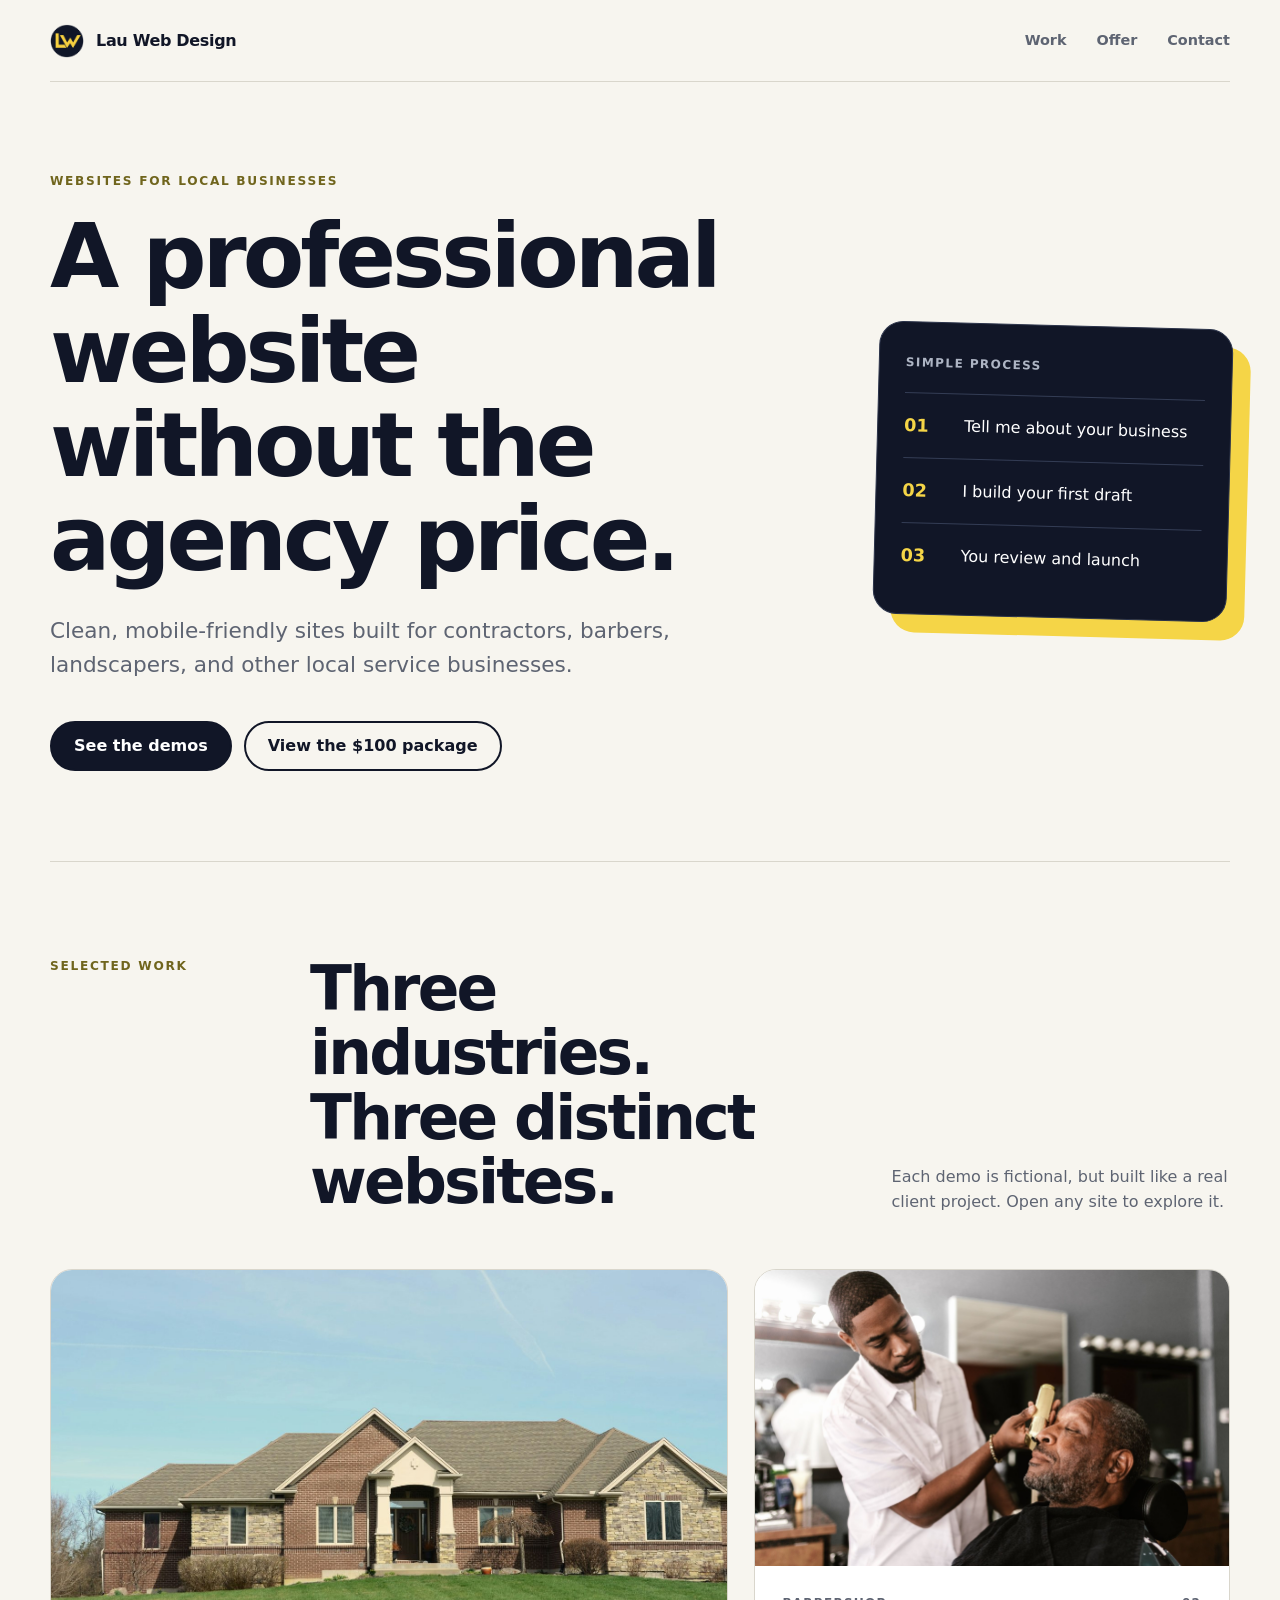
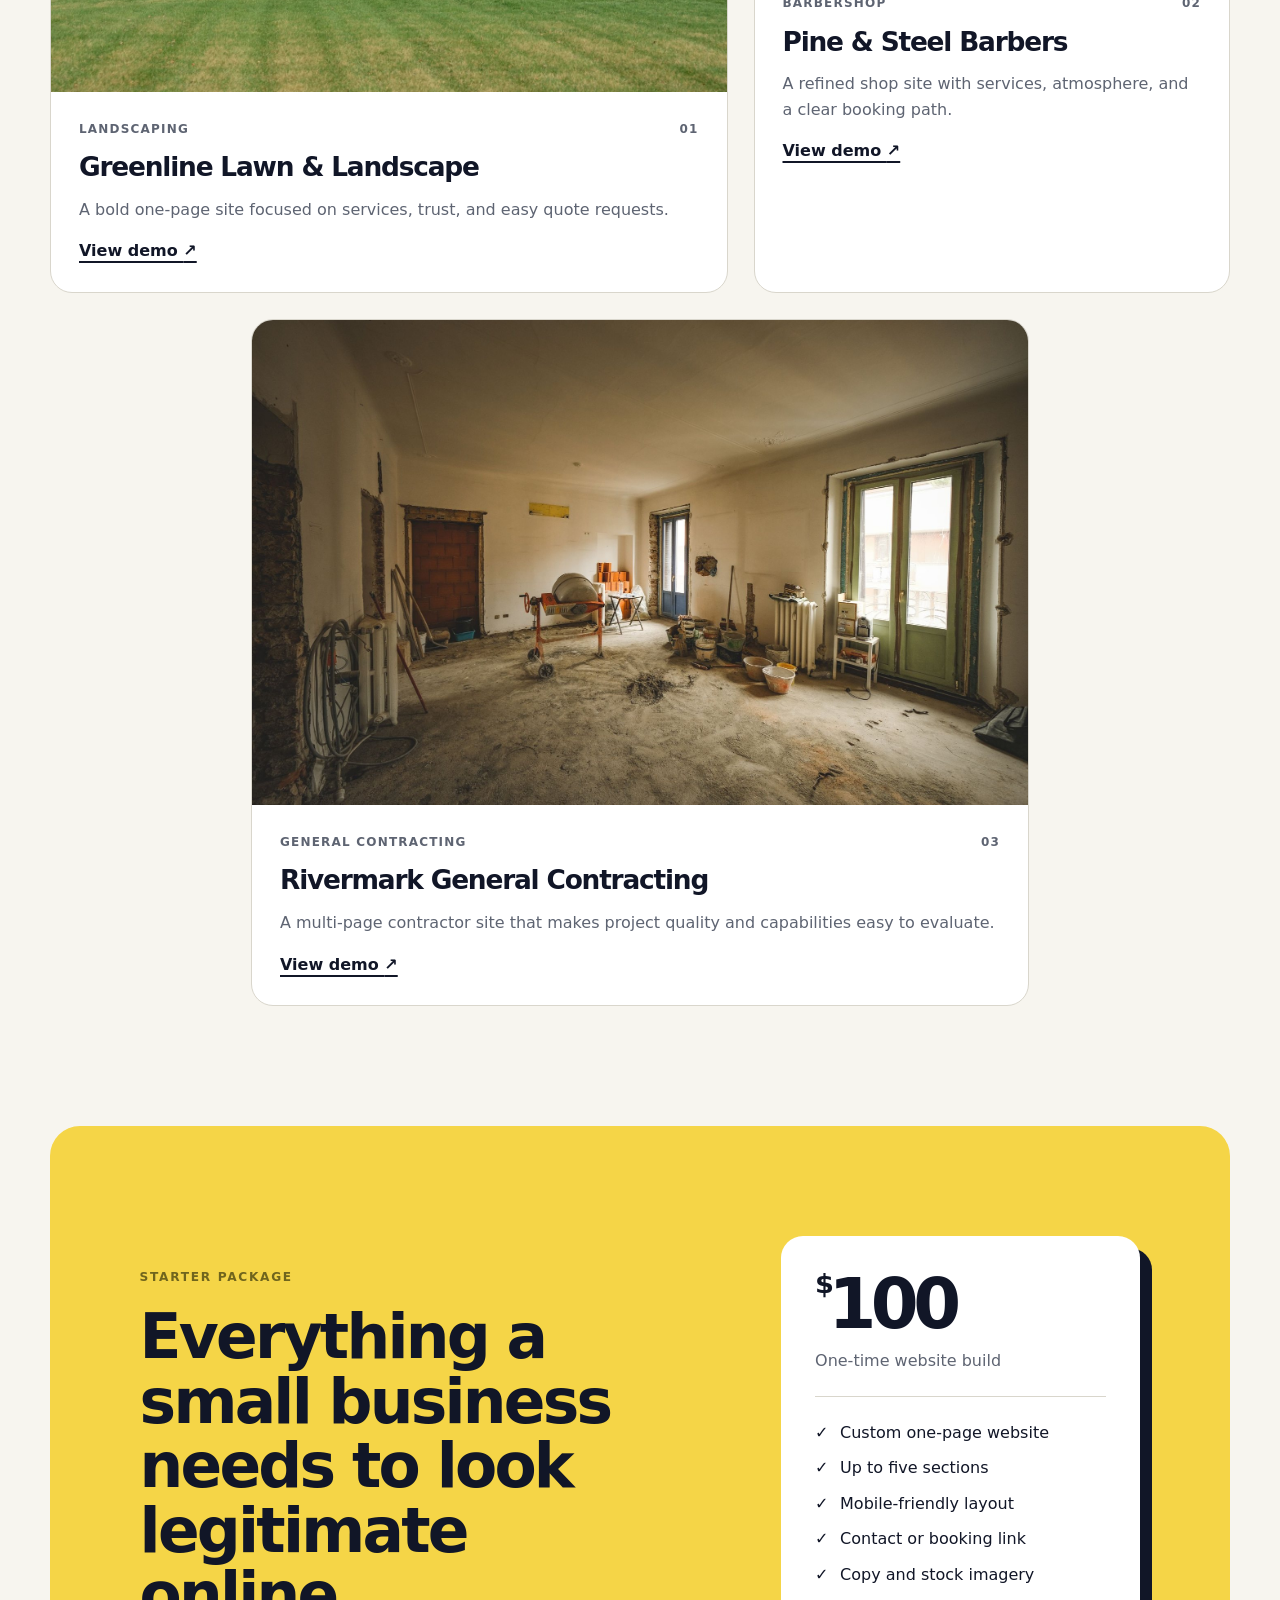
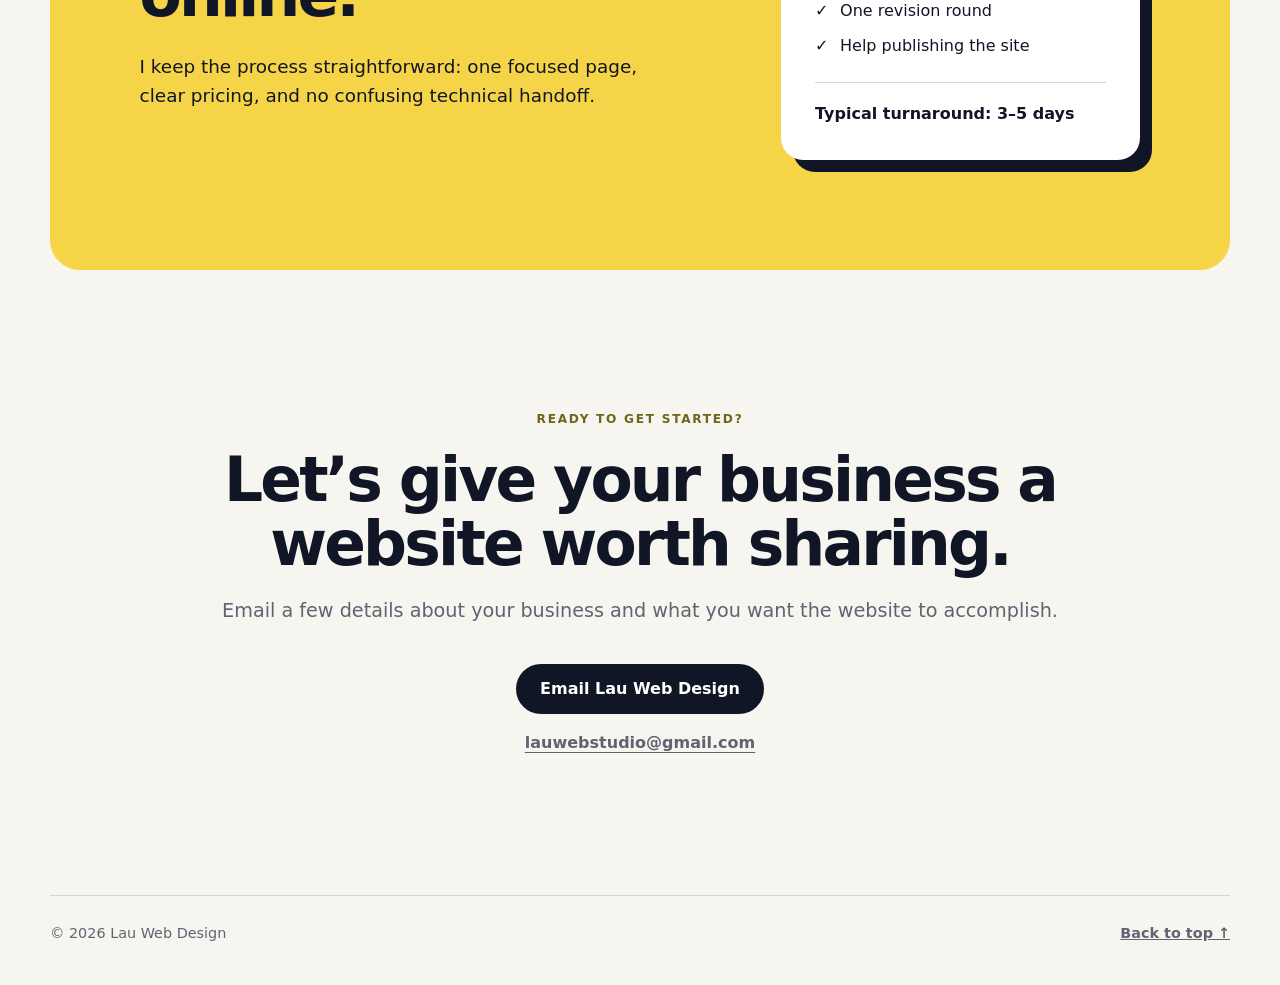
<file: index.html>
<!doctype html>
<html lang="en">
<head>
  <meta charset="utf-8">
  <meta name="viewport" content="width=device-width, initial-scale=1">
  <meta name="description" content="Affordable, polished websites for local service businesses.">
  <title>Lau Web Design | Websites for Local Businesses</title>
  <link rel="icon" type="image/png" href="lau-web-design-logo.png">
  <link rel="stylesheet" href="styles.css">
</head>
<body>
  <header class="site-header">
    <a class="brand" href="#top" aria-label="Lau Web Design home">
      <img class="brand-mark" src="lau-web-design-logo.png" alt="">
      <span>Lau Web Design</span>
    </a>
    <nav aria-label="Primary navigation">
      <a href="#work">Work</a>
      <a href="#offer">Offer</a>
      <a href="#contact">Contact</a>
    </nav>
  </header>

  <main id="top">
    <section class="hero" aria-labelledby="hero-title">
      <div class="hero-copy">
        <p class="eyebrow">Websites for local businesses</p>
        <h1 id="hero-title">A professional website without the agency price.</h1>
        <p class="hero-text">Clean, mobile-friendly sites built for contractors, barbers, landscapers, and other local service businesses.</p>
        <div class="hero-actions">
          <a class="button button-primary" href="#work">See the demos</a>
          <a class="button button-secondary" href="#offer">View the $100 package</a>
        </div>
      </div>
      <div class="hero-panel" aria-hidden="true">
        <span class="panel-label">Simple process</span>
        <ol>
          <li><strong>01</strong><span>Tell me about your business</span></li>
          <li><strong>02</strong><span>I build your first draft</span></li>
          <li><strong>03</strong><span>You review and launch</span></li>
        </ol>
      </div>
    </section>

    <section class="work" id="work" aria-labelledby="work-title">
      <div class="section-heading">
        <p class="eyebrow">Selected work</p>
        <h2 id="work-title">Three industries. Three distinct websites.</h2>
        <p>Each demo is fictional, but built like a real client project. Open any site to explore it.</p>
      </div>

      <div class="project-grid">
        <article class="project-card project-greenline">
          <a class="project-image" href="greenline/" aria-label="Open Greenline Lawn and Landscape demo">
            <img src="greenline/landscape.jpg" alt="Landscaped residential property with a green lawn">
          </a>
          <div class="project-body">
            <div><span class="project-type">Landscaping</span><span class="project-number">01</span></div>
            <h3>Greenline Lawn &amp; Landscape</h3>
            <p>A bold one-page site focused on services, trust, and easy quote requests.</p>
            <a class="text-link" href="greenline/">View demo <span aria-hidden="true">↗</span></a>
          </div>
        </article>

        <article class="project-card project-pine">
          <a class="project-image" href="pine-and-steel/" aria-label="Open Pine and Steel Barbers demo">
            <img src="pine-and-steel/hero-barber.jpg" alt="Barber carefully shaping a client's haircut">
          </a>
          <div class="project-body">
            <div><span class="project-type">Barbershop</span><span class="project-number">02</span></div>
            <h3>Pine &amp; Steel Barbers</h3>
            <p>A refined shop site with services, atmosphere, and a clear booking path.</p>
            <a class="text-link" href="pine-and-steel/">View demo <span aria-hidden="true">↗</span></a>
          </div>
        </article>

        <article class="project-card project-rivermark">
          <a class="project-image" href="rivermark/" aria-label="Open Rivermark General Contracting demo">
            <img src="rivermark/images/hero.jpg" alt="Bright, professionally renovated home interior">
          </a>
          <div class="project-body">
            <div><span class="project-type">General contracting</span><span class="project-number">03</span></div>
            <h3>Rivermark General Contracting</h3>
            <p>A multi-page contractor site that makes project quality and capabilities easy to evaluate.</p>
            <a class="text-link" href="rivermark/">View demo <span aria-hidden="true">↗</span></a>
          </div>
        </article>
      </div>
    </section>

    <section class="offer" id="offer" aria-labelledby="offer-title">
      <div class="offer-copy">
        <p class="eyebrow">Starter package</p>
        <h2 id="offer-title">Everything a small business needs to look legitimate online.</h2>
        <p>I keep the process straightforward: one focused page, clear pricing, and no confusing technical handoff.</p>
      </div>
      <div class="price-card">
        <div class="price"><span>$</span>100</div>
        <p class="price-note">One-time website build</p>
        <ul>
          <li>Custom one-page website</li>
          <li>Up to five sections</li>
          <li>Mobile-friendly layout</li>
          <li>Contact or booking link</li>
          <li>Copy and stock imagery</li>
          <li>One revision round</li>
          <li>Help publishing the site</li>
        </ul>
        <p class="timeline">Typical turnaround: 3–5 days</p>
      </div>
    </section>

    <section class="contact" id="contact" aria-labelledby="contact-title">
      <p class="eyebrow">Ready to get started?</p>
      <h2 id="contact-title">Let’s give your business a website worth sharing.</h2>
      <p>Email a few details about your business and what you want the website to accomplish.</p>
      <a class="button button-contact" href="mailto:lauwebstudio@gmail.com?subject=Website%20inquiry">Email Lau Web Design</a>
      <a class="contact-email" href="mailto:lauwebstudio@gmail.com">lauwebstudio@gmail.com</a>
    </section>
  </main>

  <footer>
    <span>© 2026 Lau Web Design</span>
    <a href="#top">Back to top ↑</a>
  </footer>
</body>
</html>
</file>
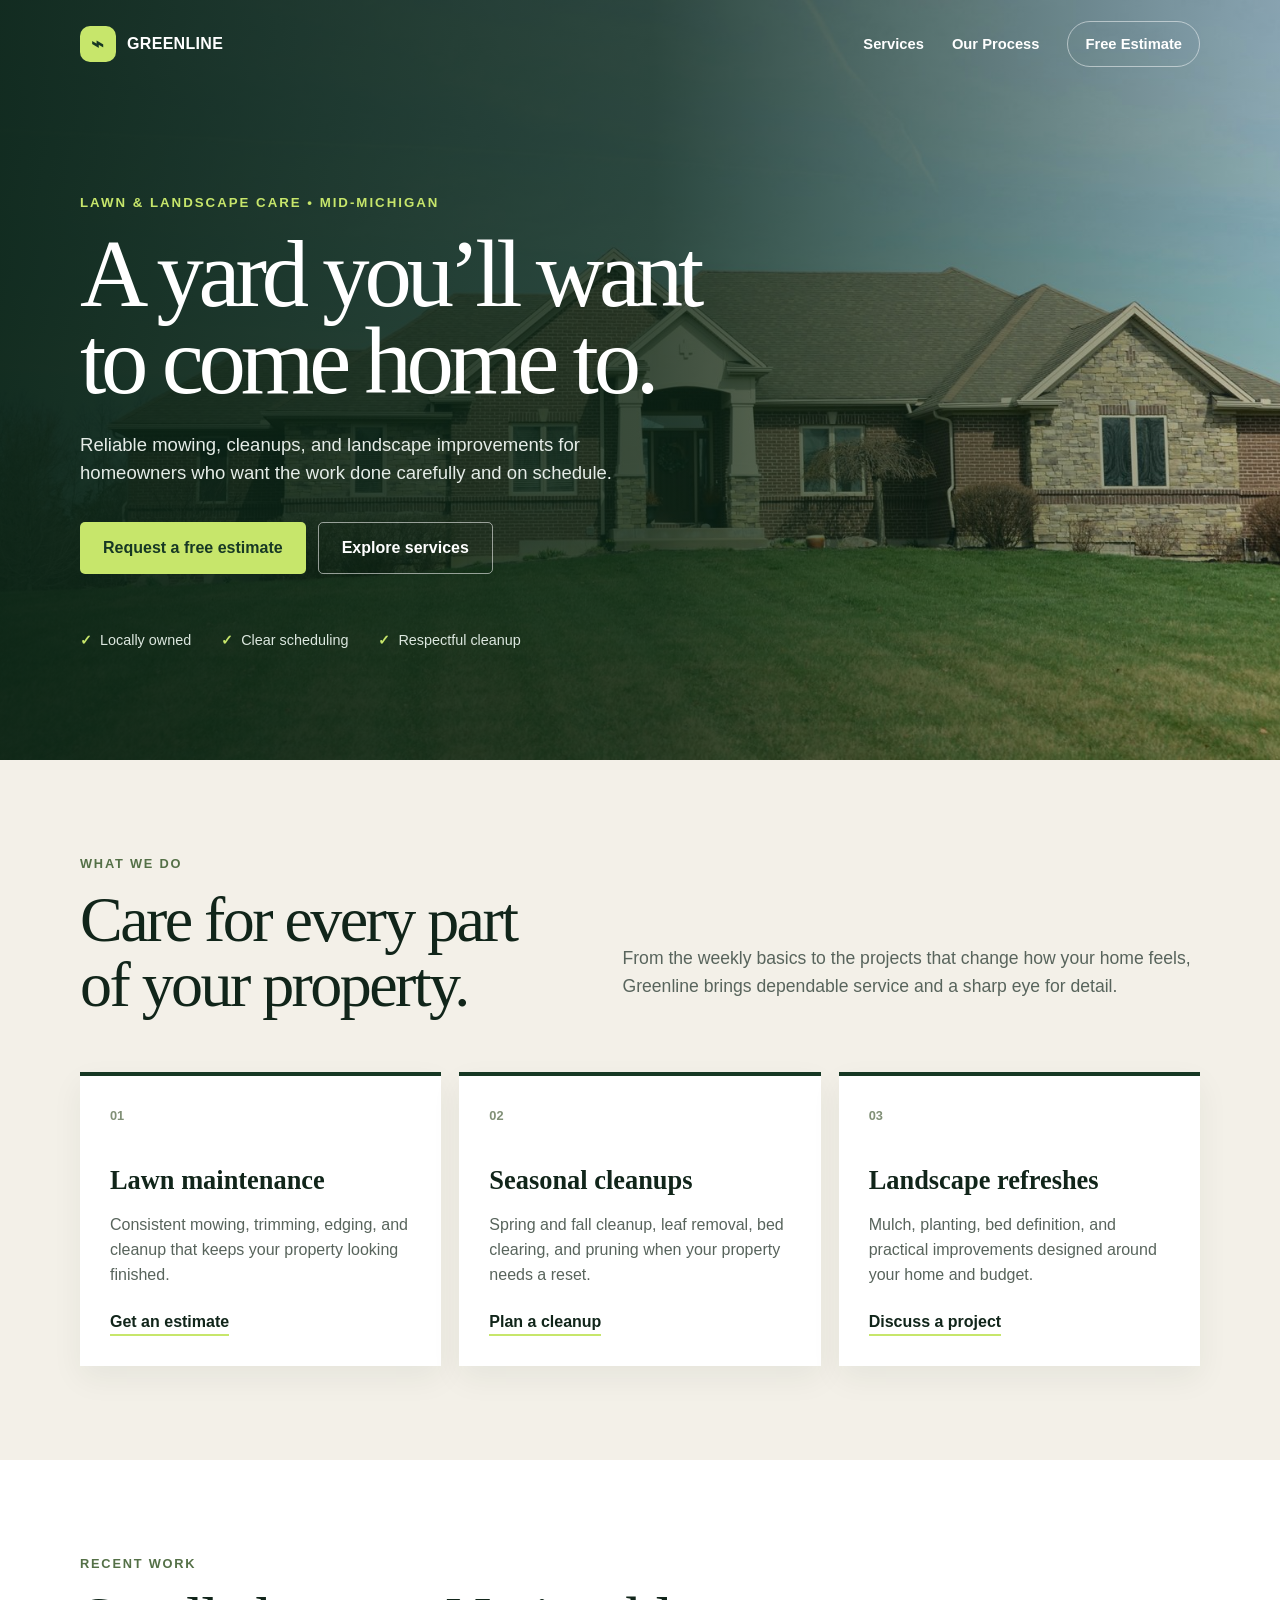
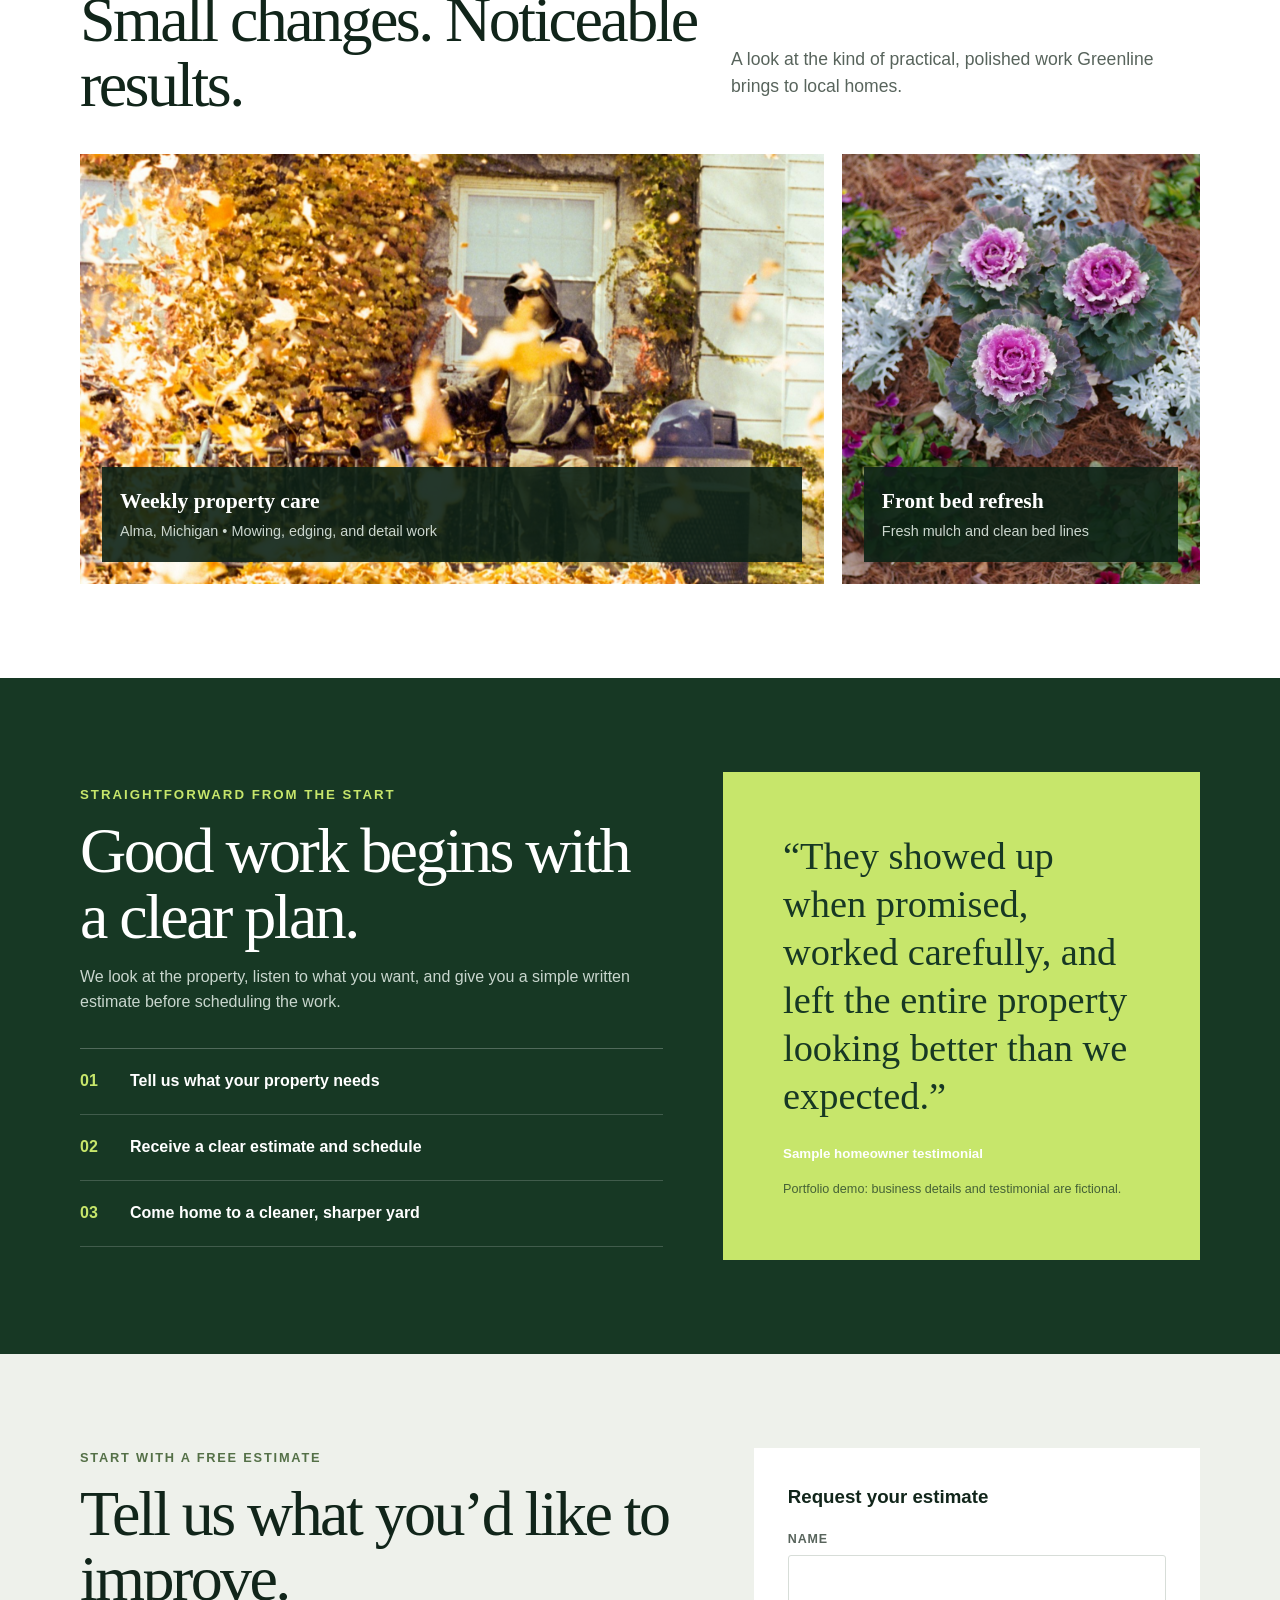
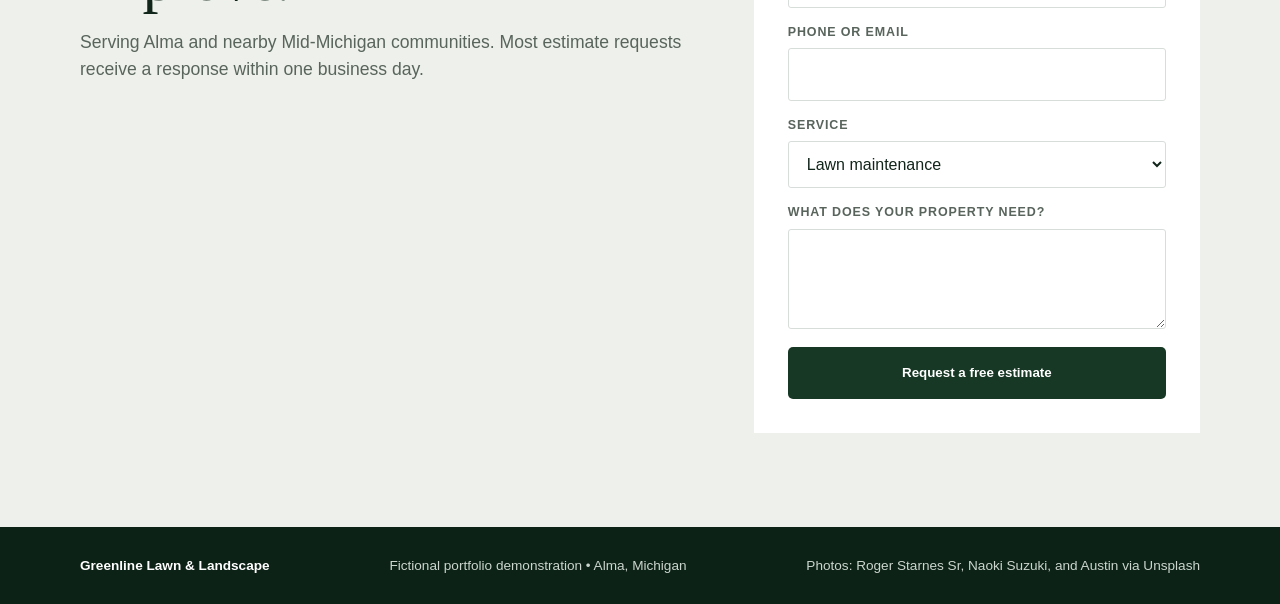
<file: greenline/index.html>
<!doctype html>
<html lang="en">
<head>
  <meta charset="utf-8">
  <meta name="viewport" content="width=device-width, initial-scale=1">
  <meta name="description" content="Greenline Lawn & Landscape provides dependable lawn care, seasonal cleanups, and landscape refreshes in Mid-Michigan.">
  <title>Greenline Lawn & Landscape | Mid-Michigan</title>
  <link rel="icon" type="image/svg+xml" href="data:image/svg+xml,%3Csvg xmlns='http://www.w3.org/2000/svg' viewBox='0 0 64 64'%3E%3Crect width='64' height='64' rx='14' fill='%23173824'/%3E%3Cpath d='M13 43c17-2 22-14 38-22-4 19-16 30-38 22Z' fill='%23c7e66b'/%3E%3Cpath d='M18 43c9-6 17-11 27-16' stroke='%23fff' stroke-width='3' fill='none'/%3E%3C/svg%3E">
  <style>
    :root{--ink:#11251a;--green:#173824;--leaf:#c7e66b;--cream:#f3f0e8;--white:#fff;--muted:#58645c;--line:#d7ddd8}
    *{box-sizing:border-box}html{scroll-behavior:smooth}body{margin:0;color:var(--ink);background:var(--cream);font-family:Arial,Helvetica,sans-serif;line-height:1.55}a{color:inherit}.wrap{width:min(1120px,calc(100% - 40px));margin:auto}
    header{position:absolute;z-index:3;width:100%;color:#fff}.nav{height:88px;display:flex;align-items:center;justify-content:space-between}.brand{display:flex;align-items:center;gap:11px;text-decoration:none;font-weight:800;letter-spacing:.02em}.mark{width:36px;height:36px;border-radius:10px;background:var(--leaf);display:grid;place-items:center;color:var(--green);font-size:21px}.links{display:flex;align-items:center;gap:28px}.links a{text-decoration:none;font-weight:700;font-size:.92rem}.nav-cta{padding:11px 17px;border:1px solid rgba(255,255,255,.5);border-radius:999px}
    .hero{min-height:760px;color:#fff;background:linear-gradient(90deg,rgba(9,34,21,.94) 0%,rgba(9,34,21,.79) 51%,rgba(9,34,21,.22) 100%),url('landscape.jpg') center/cover;display:flex;align-items:center}.hero-copy{max-width:680px;padding-top:84px}.eyebrow{color:var(--leaf);font-size:.83rem;font-weight:800;letter-spacing:.15em;text-transform:uppercase}.hero h1{font-family:Georgia,serif;font-size:clamp(3.5rem,7.4vw,6.6rem);font-weight:500;line-height:.92;letter-spacing:-.055em;margin:18px 0 25px}.hero p{font-size:1.16rem;max-width:560px;color:#e5ece7}.actions{display:flex;flex-wrap:wrap;gap:12px;margin-top:34px}.btn{display:inline-flex;justify-content:center;align-items:center;min-height:52px;padding:0 23px;border-radius:5px;text-decoration:none;font-weight:800}.primary{background:var(--leaf);color:var(--green)}.secondary{border:1px solid rgba(255,255,255,.55);color:#fff}.trust{display:flex;gap:30px;flex-wrap:wrap;margin-top:55px;font-size:.9rem;color:#dce7df}.trust span:before{content:'✓';color:var(--leaf);font-weight:900;margin-right:8px}
    section{padding:94px 0}.intro{display:grid;grid-template-columns:.9fr 1.1fr;gap:70px;align-items:end}.kicker{font-size:.8rem;color:#547047;text-transform:uppercase;font-weight:800;letter-spacing:.14em}.intro h2,.work h2,.contact h2{font-family:Georgia,serif;font-weight:500;font-size:clamp(2.4rem,5vw,4.4rem);line-height:1.02;letter-spacing:-.04em;margin:13px 0 0}.intro-text{font-size:1.1rem;color:var(--muted);max-width:620px}.services{display:grid;grid-template-columns:repeat(3,1fr);gap:18px;margin-top:55px}.card{background:var(--white);padding:30px;border-top:4px solid var(--green);min-height:260px;box-shadow:0 12px 30px rgba(20,45,28,.06)}.number{color:#819077;font-size:.8rem;font-weight:800}.card h3{font-family:Georgia,serif;font-size:1.65rem;margin:34px 0 12px}.card p{color:var(--muted);margin:0}.card a{display:inline-block;margin-top:22px;font-weight:800;text-decoration:none;border-bottom:2px solid var(--leaf)}
    .work{background:var(--green);color:#fff}.work-grid{display:grid;grid-template-columns:1.1fr .9fr;gap:60px;align-items:center}.work p{color:#c9d6ce;max-width:560px}.steps{border-top:1px solid rgba(255,255,255,.25);margin-top:34px}.step{display:grid;grid-template-columns:50px 1fr;padding:20px 0;border-bottom:1px solid rgba(255,255,255,.18)}.step strong{color:var(--leaf)}.step span{font-weight:700}
    .gallery{background:#fff}.gallery-head{display:flex;justify-content:space-between;align-items:end;gap:30px;margin-bottom:36px}.gallery h2{font-family:Georgia,serif;font-weight:500;font-size:clamp(2.4rem,5vw,4.4rem);line-height:1.02;letter-spacing:-.04em;margin:13px 0 0}.projects{display:grid;grid-template-columns:1.35fr .65fr;gap:18px}.project{position:relative;min-height:430px;overflow:hidden;background:#ced8cc}.project.small{min-height:430px}.project img{width:100%;height:100%;position:absolute;inset:0;object-fit:cover;transition:transform .5s ease}.project:hover img{transform:scale(1.025)}.project-label{position:absolute;left:22px;right:22px;bottom:22px;background:rgba(13,34,22,.9);color:#fff;padding:18px}.project-label strong{display:block;font-family:Georgia,serif;font-size:1.35rem}.project-label span{color:#cbd6ce;font-size:.9rem}.quote{background:var(--leaf);padding:60px}.quote p{color:var(--green);font-family:Georgia,serif;font-size:clamp(1.7rem,3vw,2.55rem);line-height:1.25;margin:0}.quote small{display:block;margin-top:24px;font-weight:800}.demo-note{font-size:.79rem;color:#456236;margin-top:16px}
    .contact{background:#eef1eb}.contact-grid{display:grid;grid-template-columns:1.15fr .85fr;gap:70px}.contact h2{max-width:650px}.contact-panel{background:#fff;padding:34px}.contact-panel h3{margin-top:0}.info{display:grid;gap:18px;margin-top:24px}.info div{padding-bottom:14px;border-bottom:1px solid var(--line)}.info small{display:block;color:var(--muted);text-transform:uppercase;font-weight:800;letter-spacing:.08em}.info strong{font-size:1.05rem}.estimate-form{display:grid;gap:15px}.field{display:grid;gap:6px}.field label{font-size:.78rem;text-transform:uppercase;font-weight:800;letter-spacing:.07em;color:var(--muted)}.field input,.field select,.field textarea{width:100%;border:1px solid var(--line);background:#fff;padding:13px 14px;font:inherit;color:var(--ink);border-radius:3px}.field textarea{min-height:100px;resize:vertical}.contact .btn{border:0;cursor:pointer;margin-top:3px;background:var(--green);color:#fff;width:100%}.form-status{display:none;margin:2px 0 0;padding:12px;background:#e8f1d0;color:#29401f;font-weight:700}.form-status.show{display:block}
    footer{background:#0d2216;color:#cbd6ce;padding:28px 0}.footer-row{display:flex;justify-content:space-between;gap:20px;flex-wrap:wrap;font-size:.85rem}.footer-row strong{color:#fff}
    @media(max-width:760px){.wrap{width:min(100% - 28px,1120px)}.nav{height:72px}.links a:not(.nav-cta){display:none}.hero{min-height:690px;background-position:60% center}.hero-copy{padding-top:62px}.hero h1{font-size:3.65rem}.trust{gap:13px;flex-direction:column}.intro,.work-grid,.contact-grid{grid-template-columns:1fr;gap:34px}.gallery-head{display:block}.projects{grid-template-columns:1fr}.project,.project.small{min-height:330px}section{padding:70px 0}.services{grid-template-columns:1fr}.card{min-height:auto}.quote{padding:32px}.contact-panel{padding:26px}}
  </style>
</head>
<body>
  <header><div class="wrap nav"><a class="brand" href="#top"><span class="mark">⌁</span><span>GREENLINE</span></a><nav class="links" aria-label="Main navigation"><a href="#services">Services</a><a href="#process">Our Process</a><a class="nav-cta" href="#contact">Free Estimate</a></nav></div></header>
  <main id="top">
    <section class="hero"><div class="wrap"><div class="hero-copy"><div class="eyebrow">Lawn & landscape care • Mid-Michigan</div><h1>A yard you’ll want to come home to.</h1><p>Reliable mowing, cleanups, and landscape improvements for homeowners who want the work done carefully and on schedule.</p><div class="actions"><a class="btn primary" href="#contact">Request a free estimate</a><a class="btn secondary" href="#services">Explore services</a></div><div class="trust"><span>Locally owned</span><span>Clear scheduling</span><span>Respectful cleanup</span></div></div></div></section>
    <section id="services"><div class="wrap"><div class="intro"><div><div class="kicker">What we do</div><h2>Care for every part of your property.</h2></div><p class="intro-text">From the weekly basics to the projects that change how your home feels, Greenline brings dependable service and a sharp eye for detail.</p></div><div class="services"><article class="card"><div class="number">01</div><h3>Lawn maintenance</h3><p>Consistent mowing, trimming, edging, and cleanup that keeps your property looking finished.</p><a href="#contact">Get an estimate</a></article><article class="card"><div class="number">02</div><h3>Seasonal cleanups</h3><p>Spring and fall cleanup, leaf removal, bed clearing, and pruning when your property needs a reset.</p><a href="#contact">Plan a cleanup</a></article><article class="card"><div class="number">03</div><h3>Landscape refreshes</h3><p>Mulch, planting, bed definition, and practical improvements designed around your home and budget.</p><a href="#contact">Discuss a project</a></article></div></div></section>
    <section class="gallery" id="projects"><div class="wrap"><div class="gallery-head"><div><div class="kicker">Recent work</div><h2>Small changes. Noticeable results.</h2></div><p class="intro-text">A look at the kind of practical, polished work Greenline brings to local homes.</p></div><div class="projects"><article class="project"><img src="project-lawn.jpg" alt="Freshly maintained residential lawn and garden beds"><div class="project-label"><strong>Weekly property care</strong><span>Alma, Michigan • Mowing, edging, and detail work</span></div></article><article class="project small"><img src="project-beds.jpg" alt="Refreshed residential flower bed with fresh mulch"><div class="project-label"><strong>Front bed refresh</strong><span>Fresh mulch and clean bed lines</span></div></article></div></div></section>
    <section class="work" id="process"><div class="wrap work-grid"><div><div class="eyebrow">Straightforward from the start</div><h2>Good work begins with a clear plan.</h2><p>We look at the property, listen to what you want, and give you a simple written estimate before scheduling the work.</p><div class="steps"><div class="step"><strong>01</strong><span>Tell us what your property needs</span></div><div class="step"><strong>02</strong><span>Receive a clear estimate and schedule</span></div><div class="step"><strong>03</strong><span>Come home to a cleaner, sharper yard</span></div></div></div><aside class="quote"><p>“They showed up when promised, worked carefully, and left the entire property looking better than we expected.”</p><small>Sample homeowner testimonial</small><div class="demo-note">Portfolio demo: business details and testimonial are fictional.</div></aside></div></section>
    <section class="contact" id="contact"><div class="wrap contact-grid"><div><div class="kicker">Start with a free estimate</div><h2>Tell us what you’d like to improve.</h2><p class="intro-text">Serving Alma and nearby Mid-Michigan communities. Most estimate requests receive a response within one business day.</p></div><aside class="contact-panel"><h3>Request your estimate</h3><form class="estimate-form" id="estimate-form"><div class="field"><label for="name">Name</label><input id="name" name="name" autocomplete="name" required></div><div class="field"><label for="contact-detail">Phone or email</label><input id="contact-detail" name="contact" required></div><div class="field"><label for="service">Service</label><select id="service" name="service"><option>Lawn maintenance</option><option>Seasonal cleanup</option><option>Landscape refresh</option><option>Something else</option></select></div><div class="field"><label for="details">What does your property need?</label><textarea id="details" name="details"></textarea></div><button class="btn" type="submit">Request a free estimate</button><p class="form-status" id="form-status" role="status">Thanks! This demo shows the confirmation a customer would receive.</p></form></aside></div></section>
  </main>
  <footer><div class="wrap footer-row"><strong>Greenline Lawn & Landscape</strong><span>Fictional portfolio demonstration • Alma, Michigan</span><span>Photos: Roger Starnes Sr, Naoki Suzuki, and Austin via Unsplash</span></div></footer>
<script>document.getElementById("estimate-form").addEventListener("submit",function(e){e.preventDefault();document.getElementById("form-status").classList.add("show");});</script>
</body>
</html>
</file>
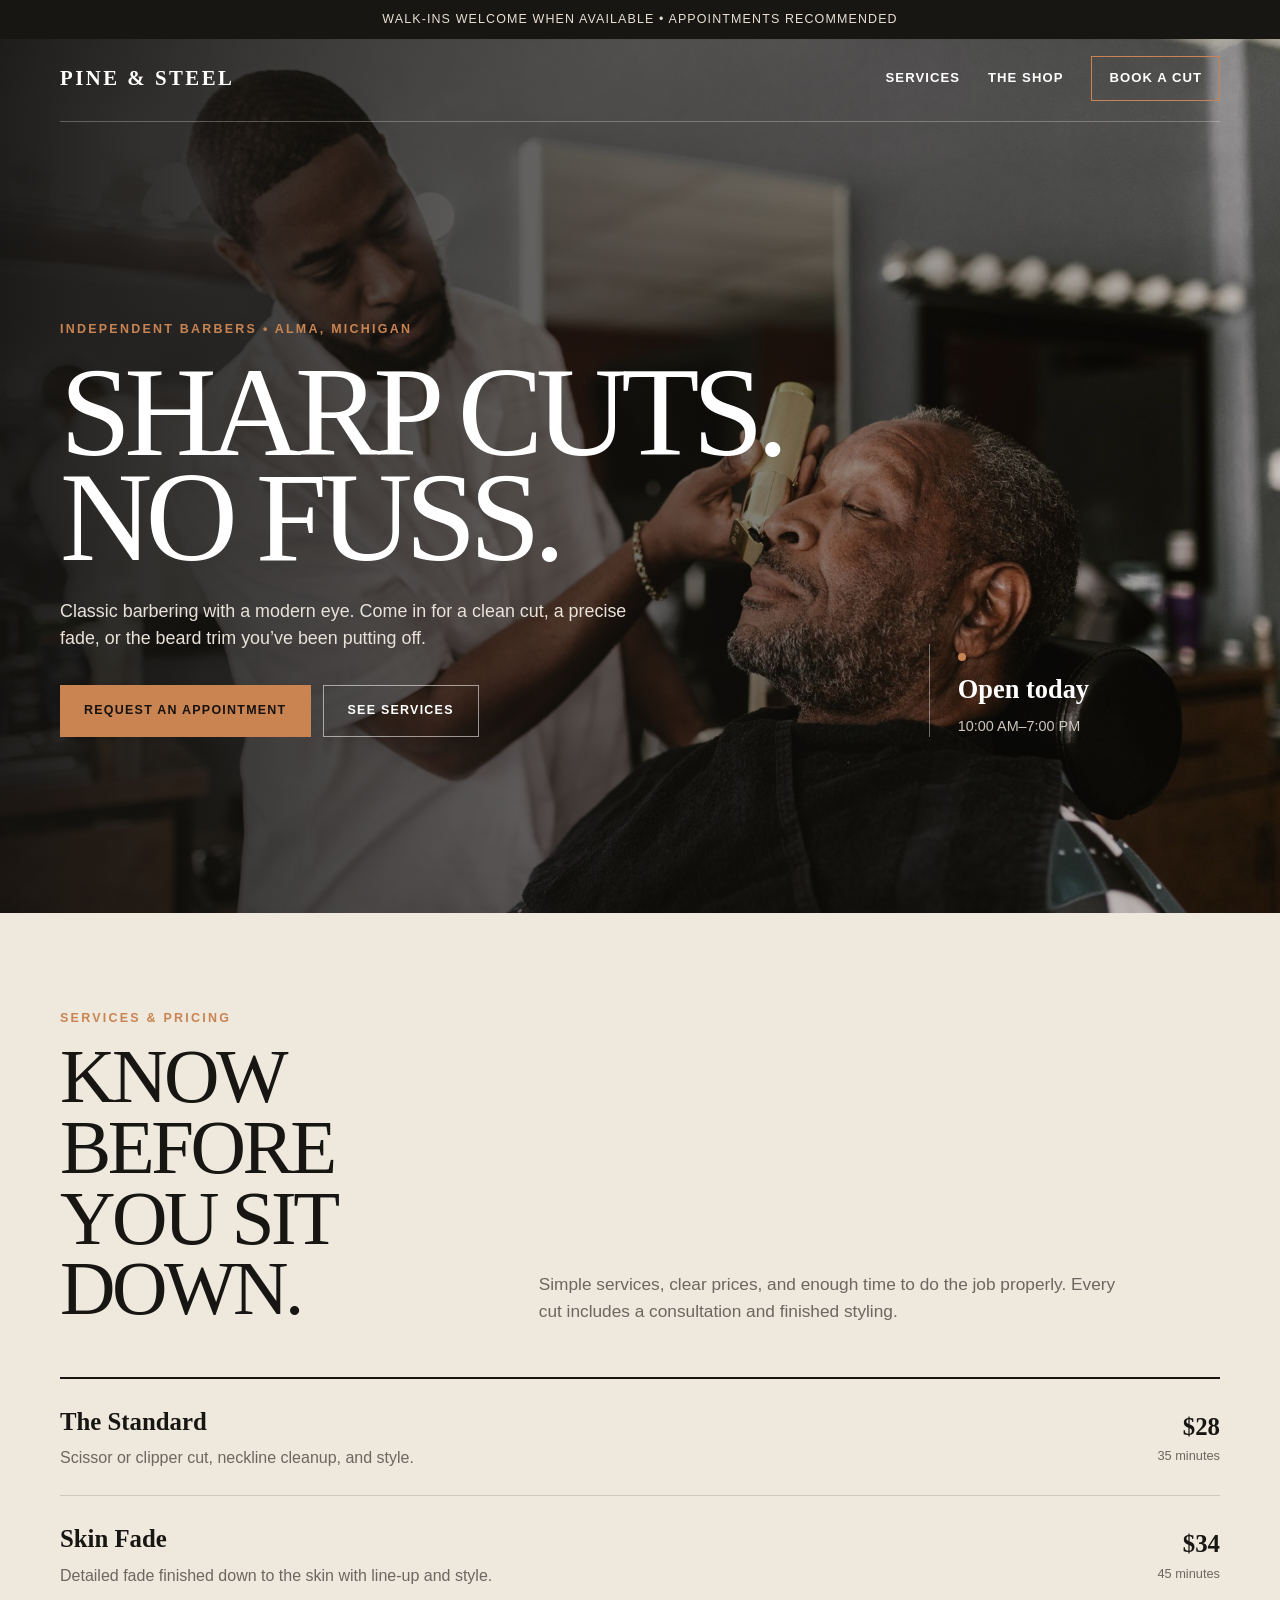
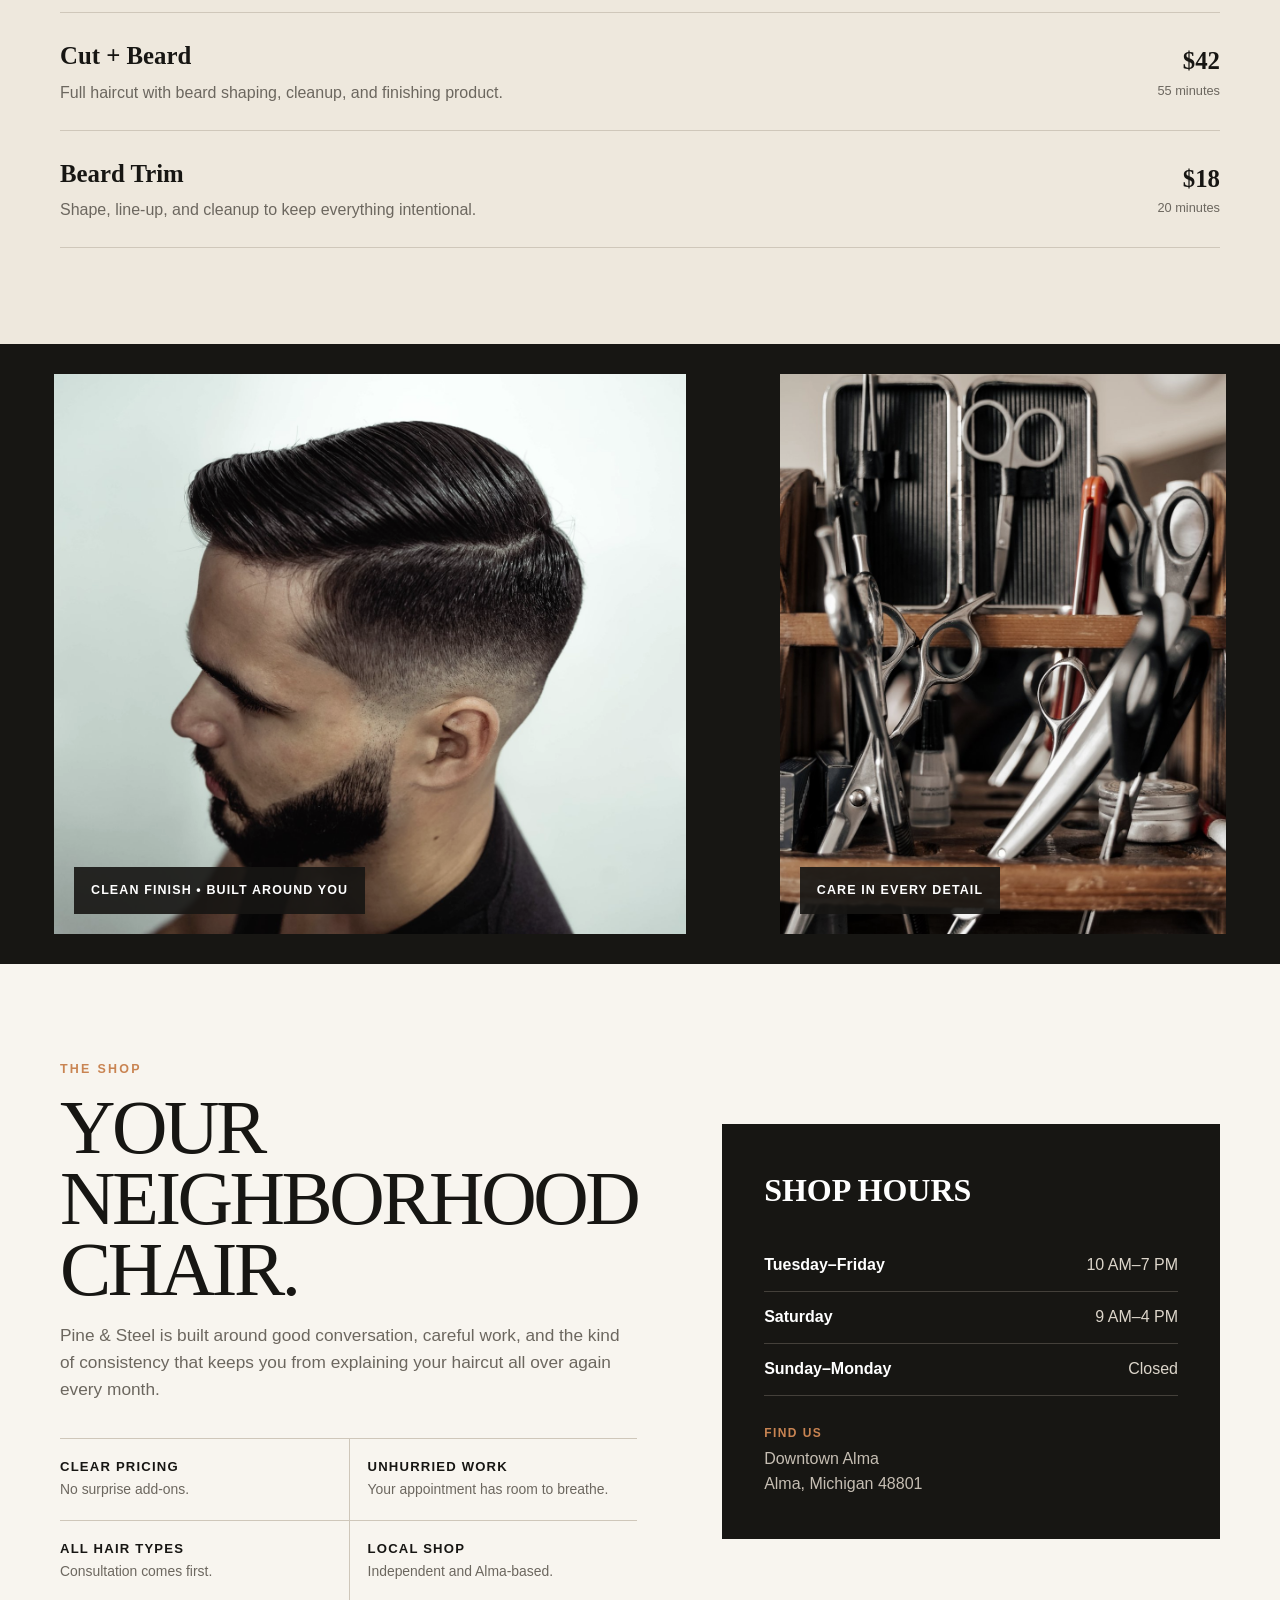
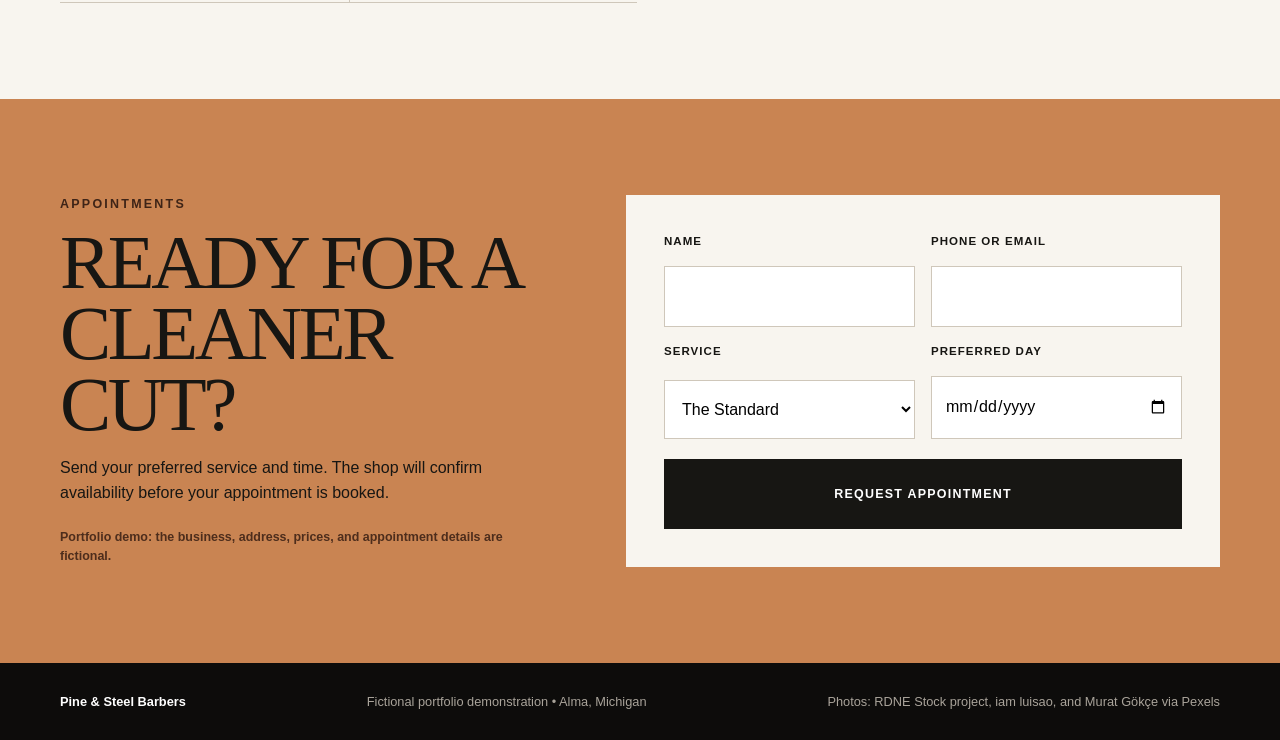
<file: pine-and-steel/index.html>
<!doctype html>
<html lang="en">
<head>
  <meta charset="utf-8">
  <meta name="viewport" content="width=device-width,initial-scale=1">
  <meta name="description" content="Pine & Steel Barbers offers straightforward cuts, fades, and beard trims in downtown Alma, Michigan.">
  <title>Pine & Steel Barbers | Alma, Michigan</title>
  <link rel="icon" type="image/svg+xml" href="data:image/svg+xml,%3Csvg xmlns='http://www.w3.org/2000/svg' viewBox='0 0 64 64'%3E%3Crect width='64' height='64' rx='8' fill='%231a1917'/%3E%3Cpath d='M18 18l28 28M46 18L18 46' stroke='%23c98452' stroke-width='5'/%3E%3Ccircle cx='18' cy='18' r='6' fill='%23eee8dd'/%3E%3Ccircle cx='46' cy='18' r='6' fill='%23eee8dd'/%3E%3C/svg%3E">
  <style>
    :root{--ink:#171613;--paper:#eee8dd;--bone:#f8f5ef;--copper:#c98452;--muted:#6c675f;--line:#cfc7ba;--white:#fff}
    *{box-sizing:border-box}html{scroll-behavior:smooth}body{margin:0;background:var(--paper);color:var(--ink);font-family:Arial,Helvetica,sans-serif;line-height:1.55}a{color:inherit}.wrap{width:min(1160px,calc(100% - 44px));margin:auto}
    .topbar{background:var(--ink);color:#e7dfd2;font-size:.78rem;letter-spacing:.09em;text-transform:uppercase;text-align:center;padding:10px 18px}.nav{height:86px;display:flex;align-items:center;justify-content:space-between;border-bottom:1px solid rgba(238,232,221,.3)}header{position:absolute;top:36px;width:100%;z-index:5;color:#fff}.brand{text-decoration:none;font-family:Georgia,serif;font-size:1.3rem;font-weight:bold;letter-spacing:.12em}.links{display:flex;gap:28px;align-items:center}.links a{text-decoration:none;font-size:.82rem;font-weight:800;text-transform:uppercase;letter-spacing:.08em}.book-link{border:1px solid var(--copper);padding:11px 17px;color:#fff}
    .hero{min-height:780px;color:#fff;display:grid;align-items:end;background:linear-gradient(90deg,rgba(17,16,14,.94),rgba(17,16,14,.55) 57%,rgba(17,16,14,.15)),url('hero-barber.jpg') center/cover}.hero-content{padding:185px 0 80px;display:grid;grid-template-columns:1fr .36fr;align-items:end;gap:60px}.eyebrow{color:var(--copper);font-size:.78rem;font-weight:900;letter-spacing:.18em;text-transform:uppercase}.hero h1{font-family:Georgia,serif;font-weight:500;text-transform:uppercase;font-size:clamp(4.2rem,10vw,8.5rem);letter-spacing:-.055em;line-height:.82;margin:20px 0 28px;max-width:850px}.hero-copy{max-width:580px;font-size:1.12rem;color:#e8e2d9}.actions{display:flex;flex-wrap:wrap;gap:12px;margin-top:32px}.btn{min-height:52px;padding:0 24px;display:inline-flex;align-items:center;justify-content:center;text-decoration:none;text-transform:uppercase;font-size:.78rem;letter-spacing:.1em;font-weight:900;border:0;cursor:pointer}.primary{background:var(--copper);color:#17120f}.secondary{border:1px solid rgba(255,255,255,.55);color:#fff}.hero-aside{border-left:1px solid rgba(255,255,255,.4);padding-left:28px}.hero-aside strong{font-family:Georgia,serif;font-size:1.65rem;display:block}.hero-aside span{color:#cec7bd;font-size:.9rem;display:block;margin-top:5px}.open-dot:before{content:'';display:inline-block;width:8px;height:8px;border-radius:50%;background:var(--copper);margin-right:8px}
    section{padding:96px 0}.section-head{display:grid;grid-template-columns:.75fr 1.25fr;gap:70px;align-items:end;margin-bottom:52px}.section-head h2,.story h2,.book h2{font-family:Georgia,serif;font-size:clamp(2.8rem,6vw,5.5rem);font-weight:500;line-height:.92;letter-spacing:-.045em;text-transform:uppercase;margin:14px 0 0}.section-head p{font-size:1.08rem;color:var(--muted);max-width:580px;margin:0}
    .menu{border-top:2px solid var(--ink)}.service{display:grid;grid-template-columns:1fr auto;gap:25px;padding:24px 0;border-bottom:1px solid var(--line);align-items:center}.service h3{font-family:Georgia,serif;font-size:1.55rem;margin:0}.service p{color:var(--muted);margin:5px 0 0}.price{text-align:right}.price strong{font-family:Georgia,serif;font-size:1.55rem}.price span{display:block;color:var(--muted);font-size:.8rem}
    .gallery{display:grid;grid-template-columns:1.15fr .85fr;gap:14px;background:var(--ink);padding:14px}.shot{position:relative;min-height:560px;overflow:hidden}.shot.small{min-height:560px}.shot img{position:absolute;width:100%;height:100%;inset:0;object-fit:cover;filter:saturate(.75) contrast(1.05);transition:transform .55s ease}.shot:hover img{transform:scale(1.025)}.caption{position:absolute;left:20px;bottom:20px;background:rgba(23,22,19,.9);color:#fff;padding:14px 17px;font-size:.78rem;text-transform:uppercase;letter-spacing:.09em;font-weight:800}
    .story{background:var(--bone)}.story-grid{display:grid;grid-template-columns:1fr 1fr;gap:85px;align-items:center}.story p{font-size:1.08rem;color:var(--muted)}.values{display:grid;grid-template-columns:1fr 1fr;margin-top:35px;border-top:1px solid var(--line)}.value{padding:18px 18px 18px 0;border-bottom:1px solid var(--line)}.value:nth-child(even){padding-left:18px;border-left:1px solid var(--line)}.value strong{display:block;font-size:.82rem;text-transform:uppercase;letter-spacing:.09em}.value span{font-size:.87rem;color:var(--muted)}.hours{background:var(--ink);color:#fff;padding:42px}.hours h3{font-family:Georgia,serif;text-transform:uppercase;font-size:2rem;margin:0 0 25px}.hours-row{display:flex;justify-content:space-between;gap:20px;padding:13px 0;border-bottom:1px solid #44403a;color:#dcd5ca}.hours-row strong{color:#fff}.location{margin-top:28px;color:#c6beb3}.location b{display:block;color:var(--copper);text-transform:uppercase;font-size:.75rem;letter-spacing:.12em;margin-bottom:5px}
    .book{background:var(--copper)}.book-grid{display:grid;grid-template-columns:.9fr 1.1fr;gap:80px}.book p{max-width:520px}.form{background:var(--bone);padding:38px;display:grid;grid-template-columns:1fr 1fr;gap:16px}.field{display:grid;gap:6px}.field.full{grid-column:1/-1}.field label{font-size:.72rem;font-weight:900;letter-spacing:.09em;text-transform:uppercase}.field input,.field select{background:#fff;border:1px solid var(--line);padding:13px;font:inherit;min-width:0}.form .btn{grid-column:1/-1;background:var(--ink);color:#fff;margin-top:4px}.status{display:none;grid-column:1/-1;background:#e7dfd0;padding:12px;margin:0;font-weight:700}.status.show{display:block}.demo-note{font-size:.78rem;margin-top:22px;color:#4d2d1c;font-weight:700}
    footer{background:#0d0c0b;color:#a9a39a;padding:29px 0;font-size:.8rem}.footer-row{display:flex;justify-content:space-between;gap:22px;flex-wrap:wrap}.footer-row strong{color:#fff}
    @media(max-width:800px){.wrap{width:min(100% - 28px,1160px)}header{top:36px}.nav{height:72px}.links a:not(.book-link){display:none}.brand{font-size:1rem}.hero{min-height:730px;background-position:58% center}.hero-content{grid-template-columns:1fr;padding:160px 0 55px;gap:40px}.hero h1{font-size:4.35rem}.hero-aside{display:none}section{padding:70px 0}.section-head,.story-grid,.book-grid{grid-template-columns:1fr;gap:35px}.gallery{grid-template-columns:1fr}.shot,.shot.small{min-height:390px}.values{grid-template-columns:1fr}.value:nth-child(even){padding-left:0;border-left:0}.form{grid-template-columns:1fr;padding:25px}.field.full,.form .btn,.status{grid-column:1}.service{grid-template-columns:1fr auto}.service p{font-size:.9rem}}
  </style>
</head>
<body>
  <div class="topbar">Walk-ins welcome when available • Appointments recommended</div>
  <header><div class="wrap nav"><a class="brand" href="#top">PINE &amp; STEEL</a><nav class="links" aria-label="Main navigation"><a href="#services">Services</a><a href="#shop">The Shop</a><a class="book-link" href="#book">Book a Cut</a></nav></div></header>
  <main id="top">
    <section class="hero"><div class="wrap hero-content"><div><div class="eyebrow">Independent barbers • Alma, Michigan</div><h1>Sharp cuts. No fuss.</h1><p class="hero-copy">Classic barbering with a modern eye. Come in for a clean cut, a precise fade, or the beard trim you’ve been putting off.</p><div class="actions"><a class="btn primary" href="#book">Request an appointment</a><a class="btn secondary" href="#services">See services</a></div></div><aside class="hero-aside"><div class="open-dot"><strong>Open today</strong><span>10:00 AM–7:00 PM</span></div></aside></div></section>
    <section id="services"><div class="wrap"><div class="section-head"><div><div class="eyebrow">Services &amp; pricing</div><h2>Know before you sit down.</h2></div><p>Simple services, clear prices, and enough time to do the job properly. Every cut includes a consultation and finished styling.</p></div><div class="menu"><article class="service"><div><h3>The Standard</h3><p>Scissor or clipper cut, neckline cleanup, and style.</p></div><div class="price"><strong>$28</strong><span>35 minutes</span></div></article><article class="service"><div><h3>Skin Fade</h3><p>Detailed fade finished down to the skin with line-up and style.</p></div><div class="price"><strong>$34</strong><span>45 minutes</span></div></article><article class="service"><div><h3>Cut + Beard</h3><p>Full haircut with beard shaping, cleanup, and finishing product.</p></div><div class="price"><strong>$42</strong><span>55 minutes</span></div></article><article class="service"><div><h3>Beard Trim</h3><p>Shape, line-up, and cleanup to keep everything intentional.</p></div><div class="price"><strong>$18</strong><span>20 minutes</span></div></article></div></div></section>
    <div class="gallery" aria-label="Barbershop work"><figure class="shot"><img src="cut-result.jpg" alt="Freshly finished short haircut with a clean fade"><figcaption class="caption">Clean finish • Built around you</figcaption></figure><figure class="shot small"><img src="barber-detail.jpg" alt="Barber tools and grooming detail in the shop"><figcaption class="caption">Care in every detail</figcaption></figure></div>
    <section class="story" id="shop"><div class="wrap story-grid"><div><div class="eyebrow">The shop</div><h2>Your neighborhood chair.</h2><p>Pine &amp; Steel is built around good conversation, careful work, and the kind of consistency that keeps you from explaining your haircut all over again every month.</p><div class="values"><div class="value"><strong>Clear pricing</strong><span>No surprise add-ons.</span></div><div class="value"><strong>Unhurried work</strong><span>Your appointment has room to breathe.</span></div><div class="value"><strong>All hair types</strong><span>Consultation comes first.</span></div><div class="value"><strong>Local shop</strong><span>Independent and Alma-based.</span></div></div></div><aside class="hours"><h3>Shop hours</h3><div class="hours-row"><strong>Tuesday–Friday</strong><span>10 AM–7 PM</span></div><div class="hours-row"><strong>Saturday</strong><span>9 AM–4 PM</span></div><div class="hours-row"><strong>Sunday–Monday</strong><span>Closed</span></div><div class="location"><b>Find us</b>Downtown Alma<br>Alma, Michigan 48801</div></aside></div></section>
    <section class="book" id="book"><div class="wrap book-grid"><div><div class="eyebrow" style="color:#3e2417">Appointments</div><h2>Ready for a cleaner cut?</h2><p>Send your preferred service and time. The shop will confirm availability before your appointment is booked.</p><div class="demo-note">Portfolio demo: the business, address, prices, and appointment details are fictional.</div></div><form class="form" id="booking-form"><div class="field"><label for="name">Name</label><input id="name" name="name" autocomplete="name" required></div><div class="field"><label for="contact">Phone or email</label><input id="contact" name="contact" required></div><div class="field"><label for="service">Service</label><select id="service" name="service"><option>The Standard</option><option>Skin Fade</option><option>Cut + Beard</option><option>Beard Trim</option></select></div><div class="field"><label for="day">Preferred day</label><input id="day" name="day" type="date" required></div><button class="btn" type="submit">Request appointment</button><p class="status" id="status" role="status">Request received. This demo shows the confirmation a customer would see.</p></form></div></section>
  </main>
  <footer><div class="wrap footer-row"><strong>Pine &amp; Steel Barbers</strong><span>Fictional portfolio demonstration • Alma, Michigan</span><span id="photo-credit">Photos: RDNE Stock project, iam luisao, and Murat Gökçe via Pexels</span></div></footer>
  <script>document.getElementById('day').min=new Date().toISOString().split('T')[0];document.getElementById('booking-form').addEventListener('submit',function(e){e.preventDefault();document.getElementById('status').classList.add('show')});</script>
</body>
</html>
</file>
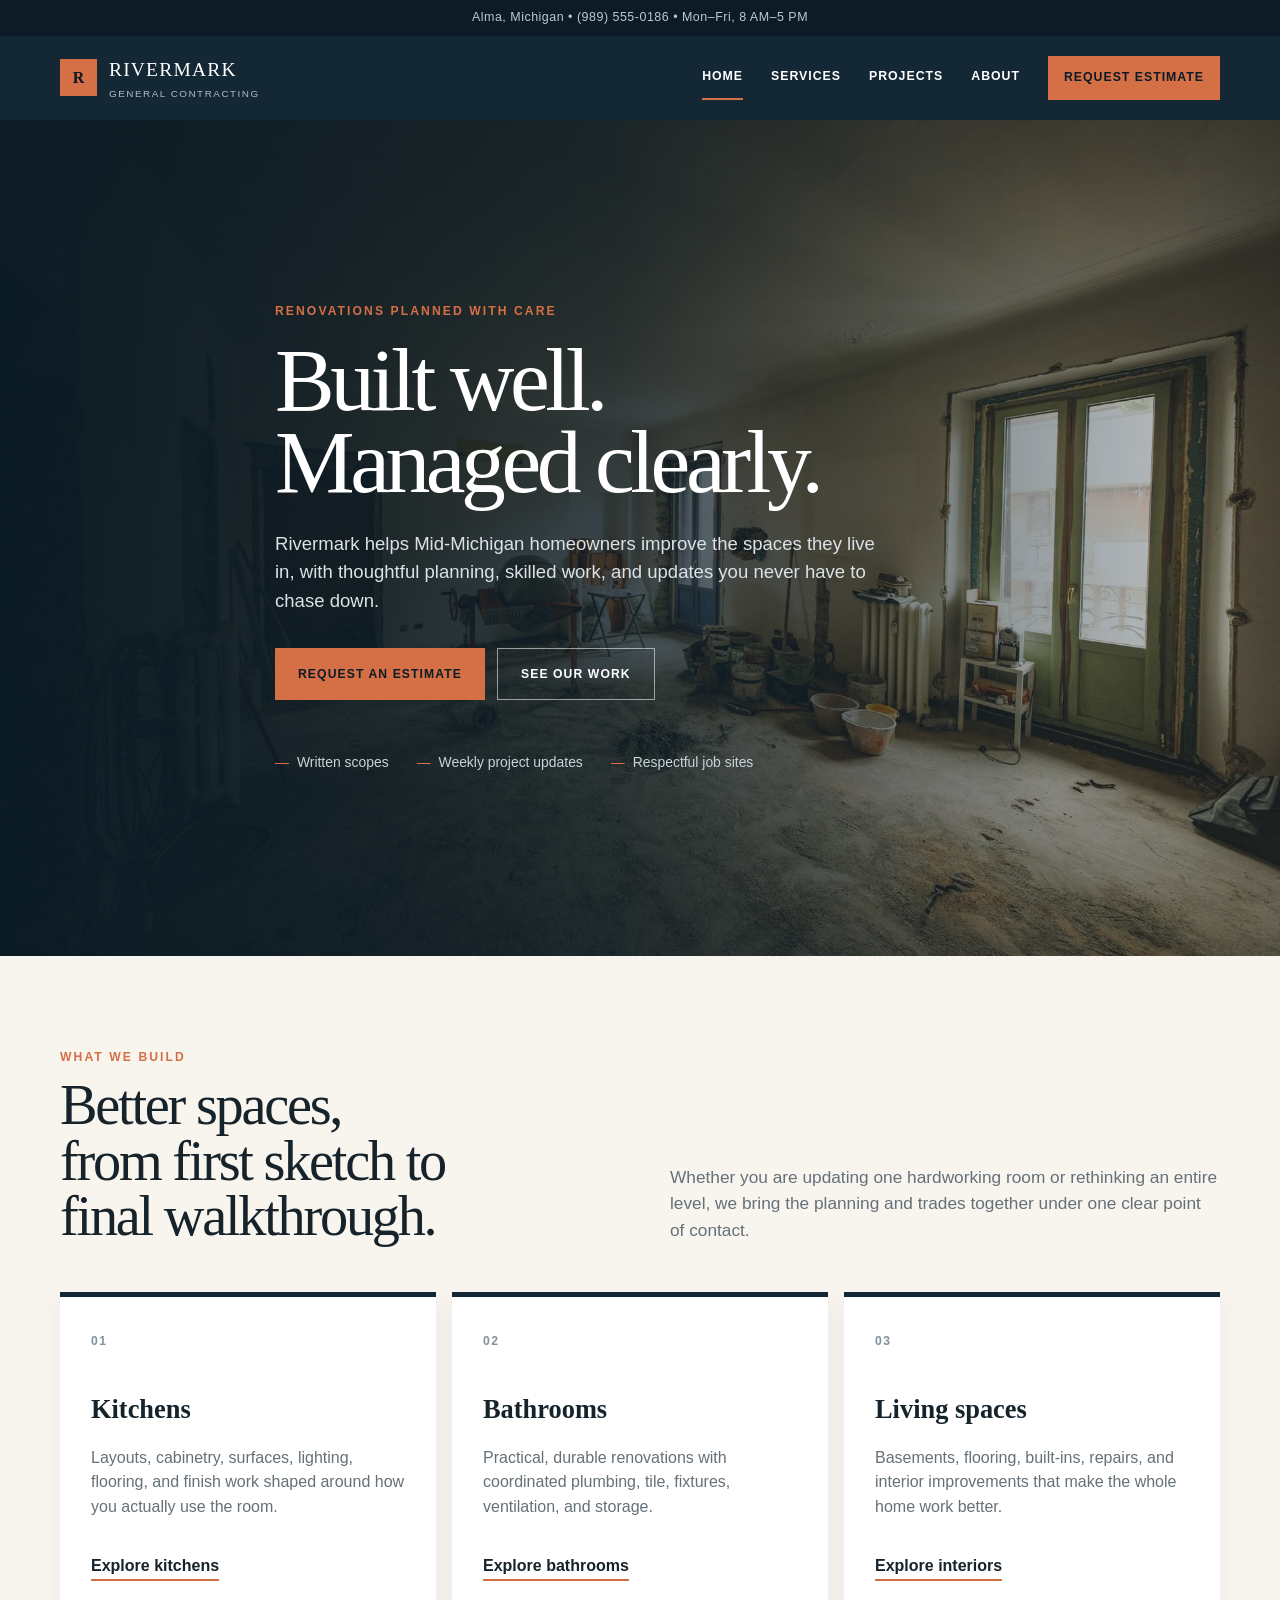
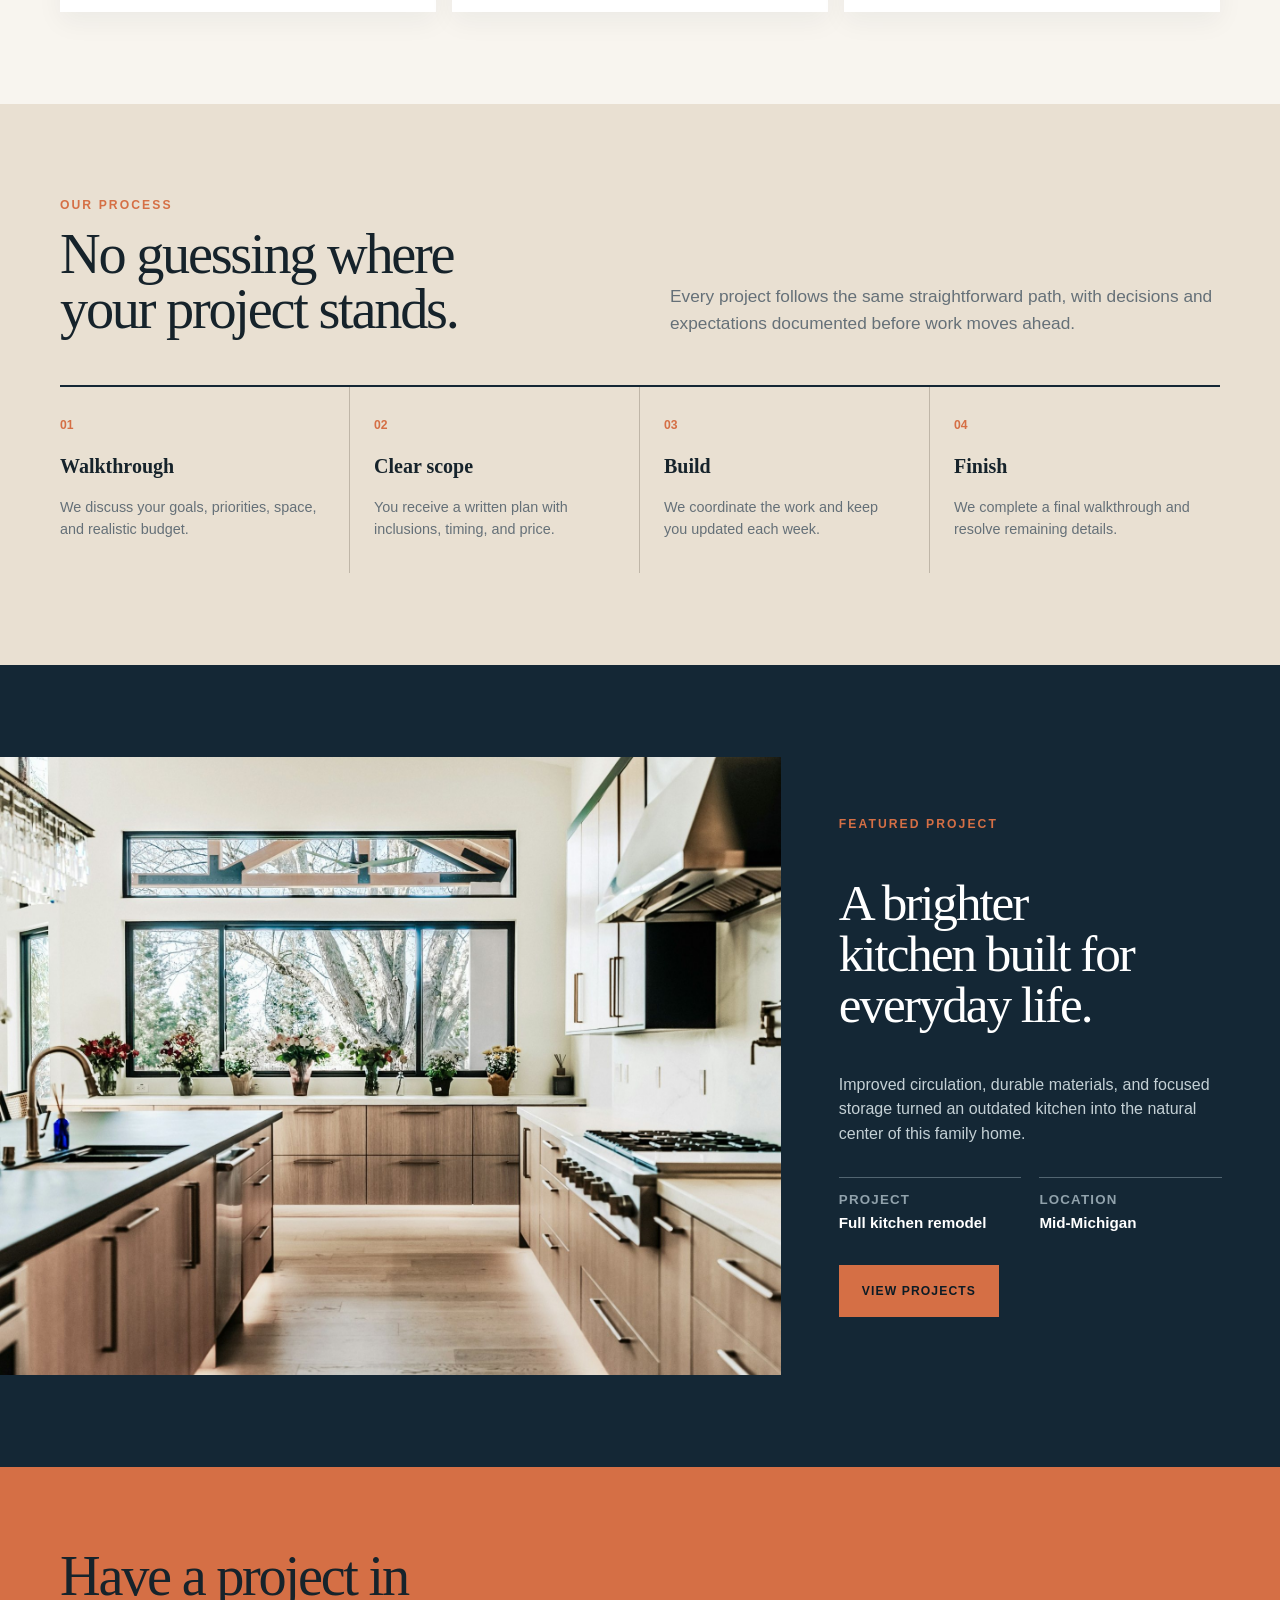
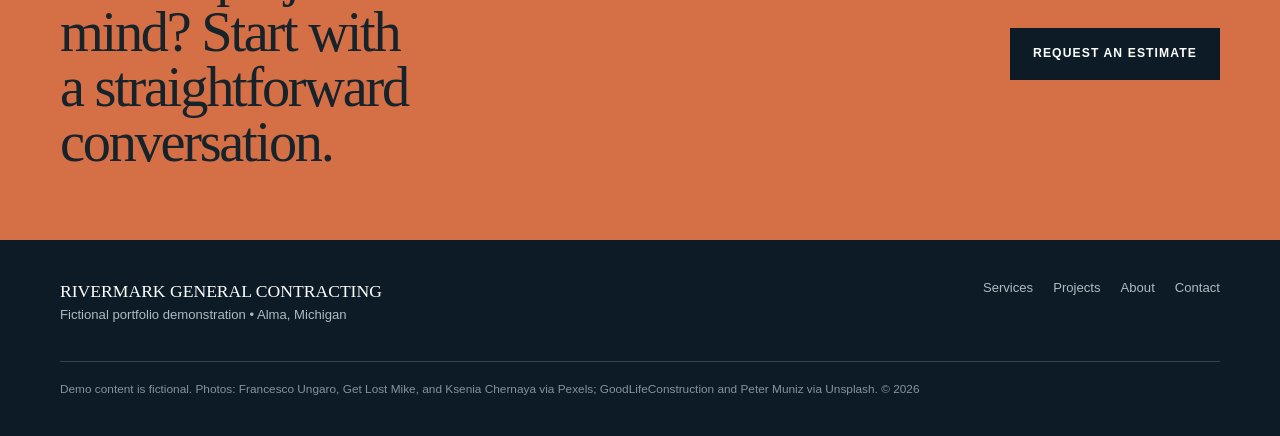
<file: rivermark/index.html>
<!doctype html><html lang="en"><head><meta charset="utf-8"><meta name="viewport" content="width=device-width,initial-scale=1"><meta name="description" content="Rivermark General Contracting provides clear, carefully managed home renovations in Mid-Michigan."><title>Rivermark General Contracting | Alma, Michigan</title><link rel="stylesheet" href="styles.css"><link rel="icon" type="image/svg+xml" href="data:image/svg+xml,%3Csvg xmlns='http://www.w3.org/2000/svg' viewBox='0 0 64 64'%3E%3Crect width='64' height='64' rx='8' fill='%23142735'/%3E%3Cpath d='M14 42L32 16l18 26H39L32 31l-7 11Z' fill='%23d56f45'/%3E%3C/svg%3E"></head><body><a class="skip" href="#main">Skip to content</a>
<header class="site-head"><div class="utility"><div class="wrap"><span>Alma, Michigan • (989) 555-0186 • Mon–Fri, 8 AM–5 PM</span></div></div><div class="wrap nav"><a class="brand" href="index.html"><span class="brand-mark">R</span><span class="brand-name">RIVERMARK<small>GENERAL CONTRACTING</small></span></a><nav class="nav-links" aria-label="Main navigation"><a class="active" href="index.html">Home</a><a href="services.html">Services</a><a href="projects.html">Projects</a><a href="about.html">About</a><a class="nav-cta" href="contact.html">Request Estimate</a></nav></div></header>
<main id="main"><section class="hero"><div class="wrap hero-copy"><div class="eyebrow">Renovations planned with care</div><h1>Built well. Managed clearly.</h1><p>Rivermark helps Mid-Michigan homeowners improve the spaces they live in, with thoughtful planning, skilled work, and updates you never have to chase down.</p><div class="actions"><a class="btn btn-primary" href="contact.html">Request an estimate</a><a class="btn btn-light" href="projects.html">See our work</a></div><div class="assurances"><span>Written scopes</span><span>Weekly project updates</span><span>Respectful job sites</span></div></div></section>
<section><div class="wrap"><div class="section-head"><div><div class="eyebrow">What we build</div><h2>Better spaces, from first sketch to final walkthrough.</h2></div><p>Whether you are updating one hardworking room or rethinking an entire level, we bring the planning and trades together under one clear point of contact.</p></div><div class="services-grid"><article class="service-card"><span class="num">01</span><h3>Kitchens</h3><p>Layouts, cabinetry, surfaces, lighting, flooring, and finish work shaped around how you actually use the room.</p><a class="text-link" href="services.html#kitchens">Explore kitchens</a></article><article class="service-card"><span class="num">02</span><h3>Bathrooms</h3><p>Practical, durable renovations with coordinated plumbing, tile, fixtures, ventilation, and storage.</p><a class="text-link" href="services.html#bathrooms">Explore bathrooms</a></article><article class="service-card"><span class="num">03</span><h3>Living spaces</h3><p>Basements, flooring, built-ins, repairs, and interior improvements that make the whole home work better.</p><a class="text-link" href="services.html#interiors">Explore interiors</a></article></div></div></section>
<section class="band"><div class="wrap"><div class="section-head"><div><div class="eyebrow">Our process</div><h2>No guessing where your project stands.</h2></div><p>Every project follows the same straightforward path, with decisions and expectations documented before work moves ahead.</p></div><div class="process"><div class="process-step"><strong>01</strong><h3>Walkthrough</h3><p>We discuss your goals, priorities, space, and realistic budget.</p></div><div class="process-step"><strong>02</strong><h3>Clear scope</h3><p>You receive a written plan with inclusions, timing, and price.</p></div><div class="process-step"><strong>03</strong><h3>Build</h3><p>We coordinate the work and keep you updated each week.</p></div><div class="process-step"><strong>04</strong><h3>Finish</h3><p>We complete a final walkthrough and resolve remaining details.</p></div></div></div></section>
<section class="feature-project"><div class="feature-grid"><div class="feature-image" role="img" aria-label="Finished warm modern kitchen renovation"></div><div class="feature-copy"><div class="eyebrow">Featured project</div><h2>A brighter kitchen built for everyday life.</h2><p>Improved circulation, durable materials, and focused storage turned an outdated kitchen into the natural center of this family home.</p><div class="project-meta"><div><small>Project</small><strong>Full kitchen remodel</strong></div><div><small>Location</small><strong>Mid-Michigan</strong></div></div><a class="btn btn-primary" href="projects.html">View projects</a></div></div></section>
<section class="cta"><div class="wrap cta-row"><h2>Have a project in mind? Start with a straightforward conversation.</h2><a class="btn" href="contact.html">Request an estimate</a></div></section></main>
<footer><div class="wrap footer-grid"><div><div class="footer-brand">RIVERMARK GENERAL CONTRACTING</div><div>Fictional portfolio demonstration • Alma, Michigan</div></div><nav class="footer-links" aria-label="Footer navigation"><a href="services.html">Services</a><a href="projects.html">Projects</a><a href="about.html">About</a><a href="contact.html">Contact</a></nav><div class="credits">Demo content is fictional. Photos: Francesco Ungaro, Get Lost Mike, and Ksenia Chernaya via Pexels; GoodLifeConstruction and Peter Muniz via Unsplash. © <span data-year></span></div></div></footer><script src="script.js"></script></body></html>
</file>
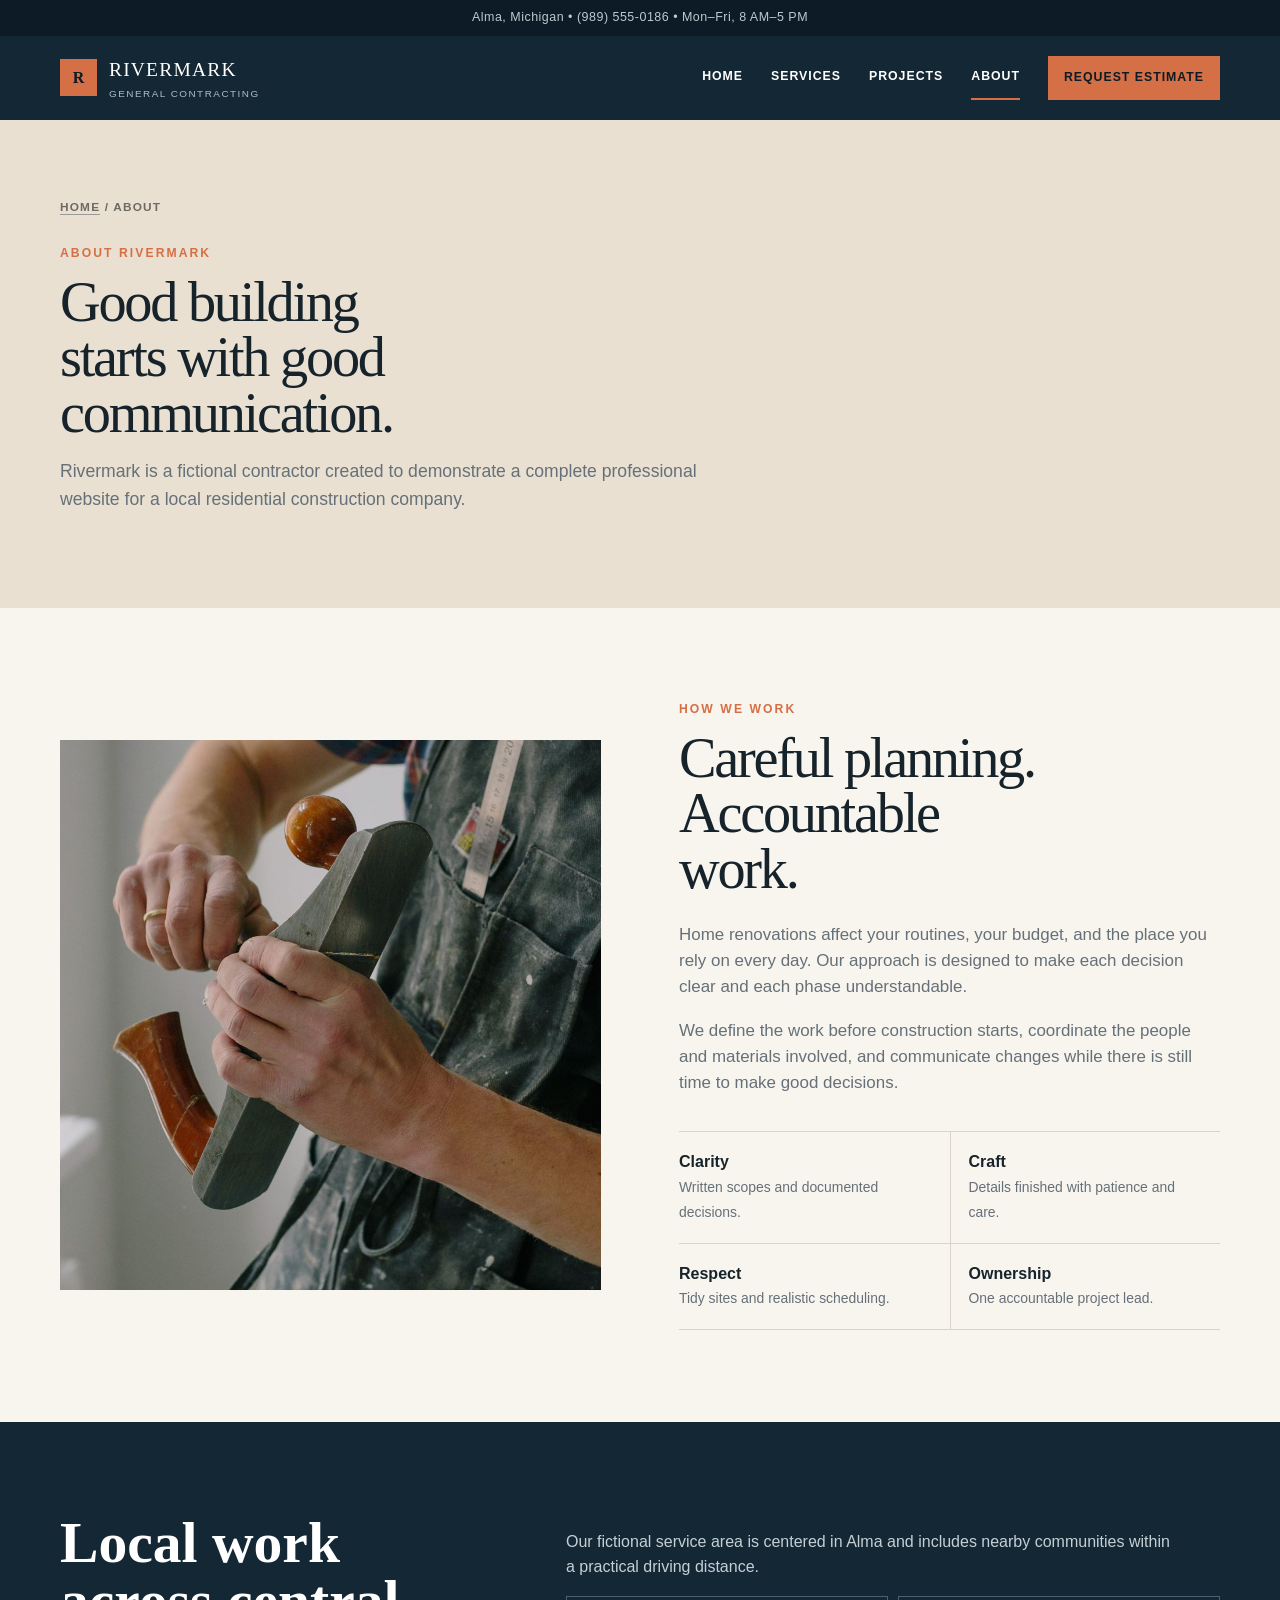
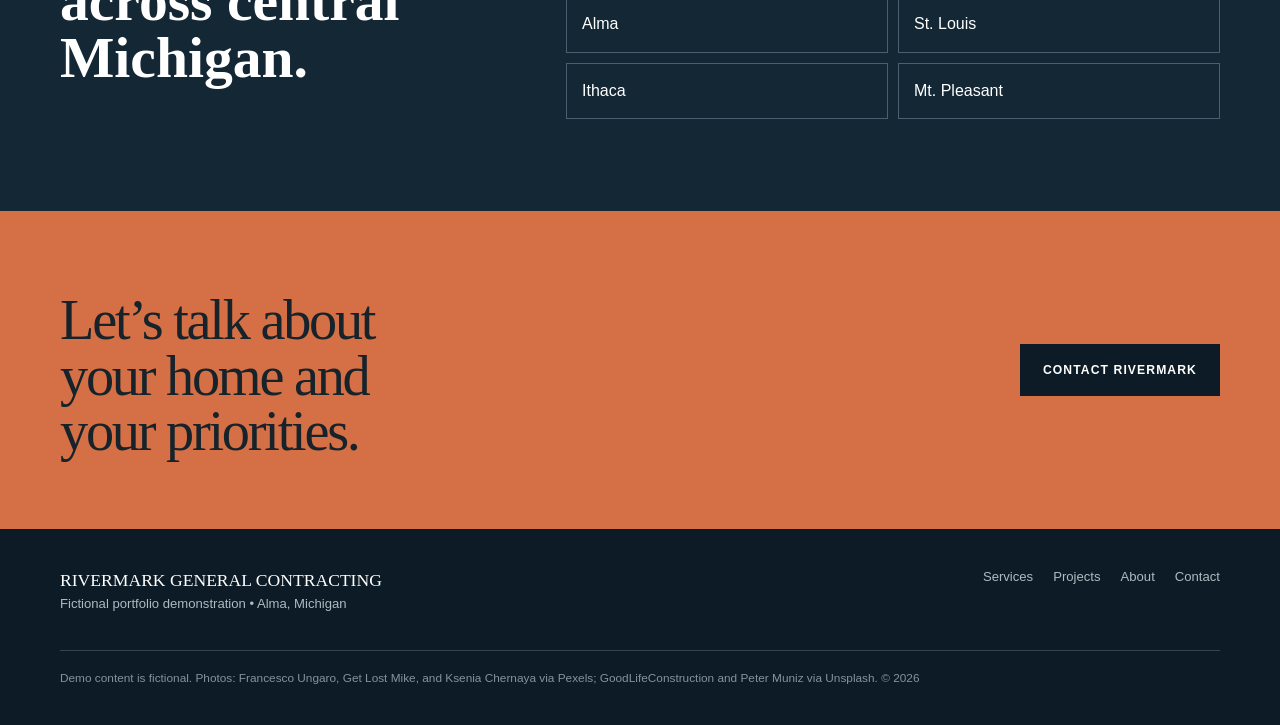
<file: rivermark/about.html>
<!doctype html><html lang="en"><head><meta charset="utf-8"><meta name="viewport" content="width=device-width,initial-scale=1"><meta name="description" content="Learn about the clear planning and careful workmanship behind fictional contractor Rivermark General Contracting."><title>About | Rivermark General Contracting</title><link rel="stylesheet" href="styles.css"><link rel="icon" type="image/svg+xml" href="data:image/svg+xml,%3Csvg xmlns='http://www.w3.org/2000/svg' viewBox='0 0 64 64'%3E%3Crect width='64' height='64' rx='8' fill='%23142735'/%3E%3Cpath d='M14 42L32 16l18 26H39L32 31l-7 11Z' fill='%23d56f45'/%3E%3C/svg%3E"></head><body><a class="skip" href="#main">Skip to content</a>
<header class="site-head"><div class="utility"><div class="wrap"><span>Alma, Michigan • (989) 555-0186 • Mon–Fri, 8 AM–5 PM</span></div></div><div class="wrap nav"><a class="brand" href="index.html"><span class="brand-mark">R</span><span class="brand-name">RIVERMARK<small>GENERAL CONTRACTING</small></span></a><nav class="nav-links" aria-label="Main navigation"><a href="index.html">Home</a><a href="services.html">Services</a><a href="projects.html">Projects</a><a class="active" href="about.html">About</a><a class="nav-cta" href="contact.html">Request Estimate</a></nav></div></header>
<main id="main"><section class="page-hero"><div class="wrap"><div class="breadcrumb"><a href="index.html">Home</a> / About</div><div class="eyebrow" style="margin-top:28px">About Rivermark</div><h1>Good building starts with good communication.</h1><p>Rivermark is a fictional contractor created to demonstrate a complete professional website for a local residential construction company.</p></div></section>
<section><div class="wrap split"><div class="craft-image" role="img" aria-label="Contractor completing detailed carpentry work"></div><div><div class="eyebrow">How we work</div><h2>Careful planning. Accountable work.</h2><p>Home renovations affect your routines, your budget, and the place you rely on every day. Our approach is designed to make each decision clear and each phase understandable.</p><p>We define the work before construction starts, coordinate the people and materials involved, and communicate changes while there is still time to make good decisions.</p><div class="principles"><div class="principle"><strong>Clarity</strong><span>Written scopes and documented decisions.</span></div><div class="principle"><strong>Craft</strong><span>Details finished with patience and care.</span></div><div class="principle"><strong>Respect</strong><span>Tidy sites and realistic scheduling.</span></div><div class="principle"><strong>Ownership</strong><span>One accountable project lead.</span></div></div></div></div></section>
<section class="area"><div class="wrap area-grid"><h2>Local work across central Michigan.</h2><div><p>Our fictional service area is centered in Alma and includes nearby communities within a practical driving distance.</p><div class="area-list"><span>Alma</span><span>St. Louis</span><span>Ithaca</span><span>Mt. Pleasant</span></div></div></div></section><section class="cta"><div class="wrap cta-row"><h2>Let’s talk about your home and your priorities.</h2><a class="btn" href="contact.html">Contact Rivermark</a></div></section></main>
<footer><div class="wrap footer-grid"><div><div class="footer-brand">RIVERMARK GENERAL CONTRACTING</div><div>Fictional portfolio demonstration • Alma, Michigan</div></div><nav class="footer-links" aria-label="Footer navigation"><a href="services.html">Services</a><a href="projects.html">Projects</a><a href="about.html">About</a><a href="contact.html">Contact</a></nav><div class="credits">Demo content is fictional. Photos: Francesco Ungaro, Get Lost Mike, and Ksenia Chernaya via Pexels; GoodLifeConstruction and Peter Muniz via Unsplash. © <span data-year></span></div></div></footer><script src="script.js"></script></body></html>
</file>
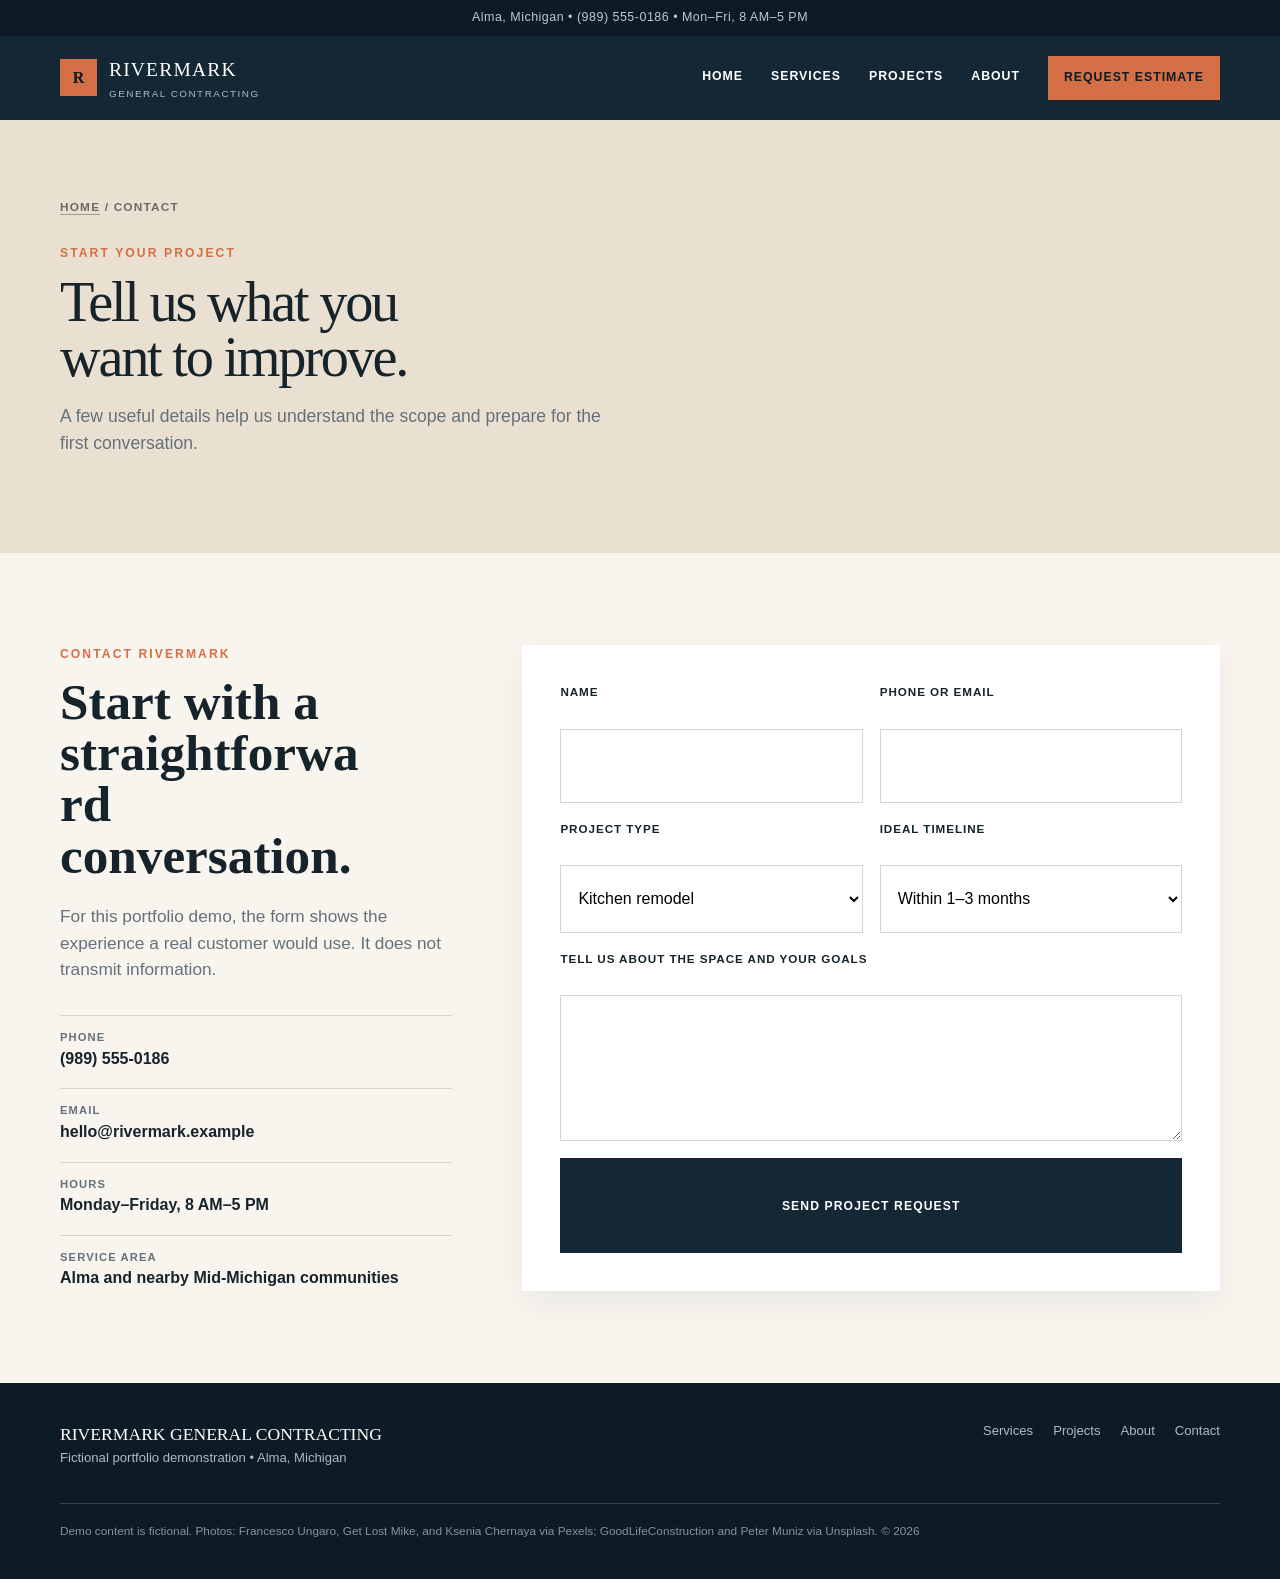
<file: rivermark/contact.html>
<!doctype html><html lang="en"><head><meta charset="utf-8"><meta name="viewport" content="width=device-width,initial-scale=1"><meta name="description" content="Request a fictional project estimate from Rivermark General Contracting in Alma, Michigan."><title>Contact | Rivermark General Contracting</title><link rel="stylesheet" href="styles.css"><link rel="icon" type="image/svg+xml" href="data:image/svg+xml,%3Csvg xmlns='http://www.w3.org/2000/svg' viewBox='0 0 64 64'%3E%3Crect width='64' height='64' rx='8' fill='%23142735'/%3E%3Cpath d='M14 42L32 16l18 26H39L32 31l-7 11Z' fill='%23d56f45'/%3E%3C/svg%3E"></head><body><a class="skip" href="#main">Skip to content</a>
<header class="site-head"><div class="utility"><div class="wrap"><span>Alma, Michigan • (989) 555-0186 • Mon–Fri, 8 AM–5 PM</span></div></div><div class="wrap nav"><a class="brand" href="index.html"><span class="brand-mark">R</span><span class="brand-name">RIVERMARK<small>GENERAL CONTRACTING</small></span></a><nav class="nav-links" aria-label="Main navigation"><a href="index.html">Home</a><a href="services.html">Services</a><a href="projects.html">Projects</a><a href="about.html">About</a><a class="nav-cta active" href="contact.html">Request Estimate</a></nav></div></header>
<main id="main"><section class="page-hero"><div class="wrap"><div class="breadcrumb"><a href="index.html">Home</a> / Contact</div><div class="eyebrow" style="margin-top:28px">Start your project</div><h1>Tell us what you want to improve.</h1><p>A few useful details help us understand the scope and prepare for the first conversation.</p></div></section>
<section><div class="wrap contact-grid"><div class="contact-copy"><div class="eyebrow">Contact Rivermark</div><h2>Start with a straightforward conversation.</h2><p class="lead">For this portfolio demo, the form shows the experience a real customer would use. It does not transmit information.</p><div class="contact-list"><div><small>Phone</small><strong>(989) 555-0186</strong></div><div><small>Email</small><strong>hello@rivermark.example</strong></div><div><small>Hours</small><strong>Monday–Friday, 8 AM–5 PM</strong></div><div><small>Service area</small><strong>Alma and nearby Mid-Michigan communities</strong></div></div></div><form class="estimate-form" data-demo-form><div class="field"><label for="name">Name</label><input id="name" name="name" autocomplete="name" required></div><div class="field"><label for="contact">Phone or email</label><input id="contact" name="contact" required></div><div class="field"><label for="project">Project type</label><select id="project" name="project"><option>Kitchen remodel</option><option>Bathroom remodel</option><option>Basement or interior</option><option>Repair or small project</option><option>Not sure yet</option></select></div><div class="field"><label for="timeline">Ideal timeline</label><select id="timeline" name="timeline"><option>Within 1–3 months</option><option>Within 3–6 months</option><option>More than 6 months</option><option>Still planning</option></select></div><div class="field full"><label for="details">Tell us about the space and your goals</label><textarea id="details" name="details" required></textarea></div><button class="btn" type="submit">Send project request</button><p class="form-status" tabindex="-1" role="status">Thank you. This demo shows the confirmation a customer would receive after submitting.</p></form></div></section></main>
<footer><div class="wrap footer-grid"><div><div class="footer-brand">RIVERMARK GENERAL CONTRACTING</div><div>Fictional portfolio demonstration • Alma, Michigan</div></div><nav class="footer-links" aria-label="Footer navigation"><a href="services.html">Services</a><a href="projects.html">Projects</a><a href="about.html">About</a><a href="contact.html">Contact</a></nav><div class="credits">Demo content is fictional. Photos: Francesco Ungaro, Get Lost Mike, and Ksenia Chernaya via Pexels; GoodLifeConstruction and Peter Muniz via Unsplash. © <span data-year></span></div></div></footer><script src="script.js"></script></body></html>
</file>
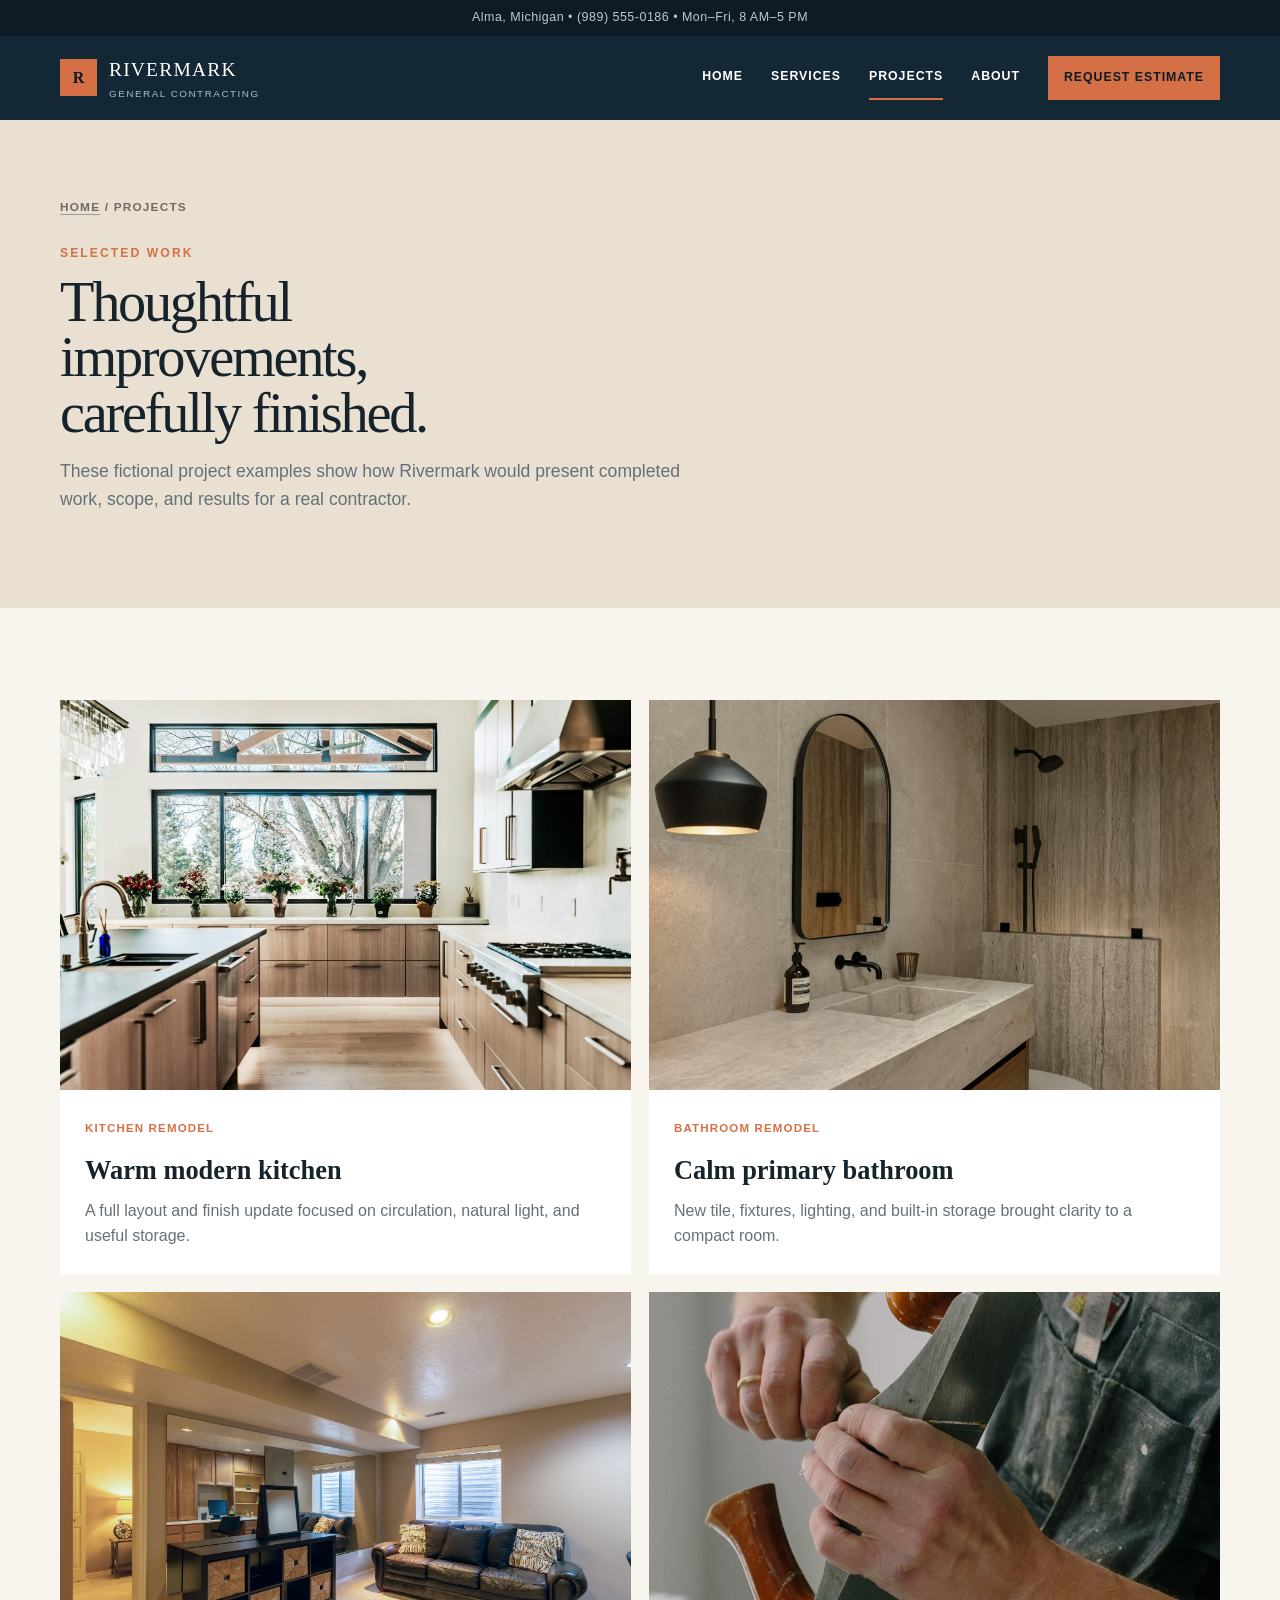
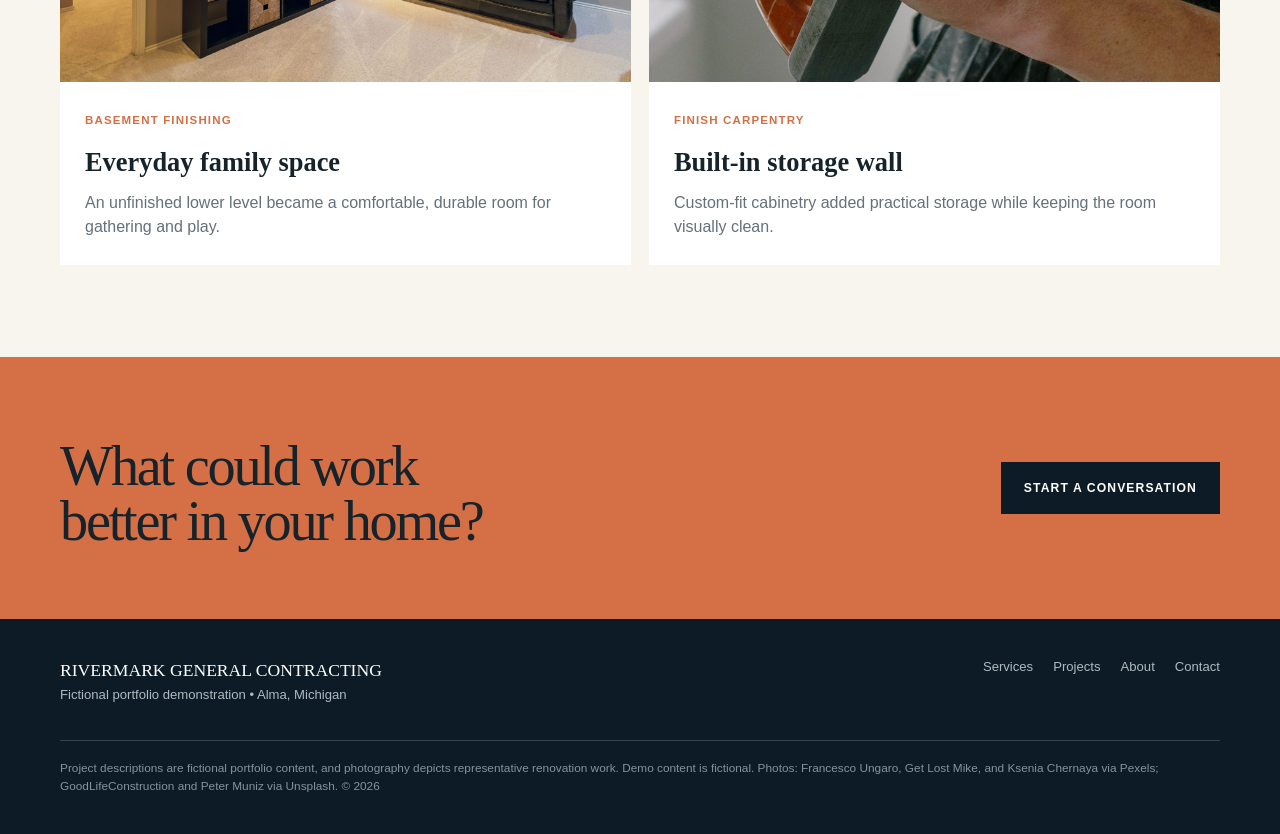
<file: rivermark/projects.html>
<!doctype html><html lang="en"><head><meta charset="utf-8"><meta name="viewport" content="width=device-width,initial-scale=1"><meta name="description" content="Explore fictional kitchen, bathroom, basement, and interior renovation examples from Rivermark General Contracting."><title>Projects | Rivermark General Contracting</title><link rel="stylesheet" href="styles.css"><link rel="icon" type="image/svg+xml" href="data:image/svg+xml,%3Csvg xmlns='http://www.w3.org/2000/svg' viewBox='0 0 64 64'%3E%3Crect width='64' height='64' rx='8' fill='%23142735'/%3E%3Cpath d='M14 42L32 16l18 26H39L32 31l-7 11Z' fill='%23d56f45'/%3E%3C/svg%3E"></head><body><a class="skip" href="#main">Skip to content</a>
<header class="site-head"><div class="utility"><div class="wrap"><span>Alma, Michigan • (989) 555-0186 • Mon–Fri, 8 AM–5 PM</span></div></div><div class="wrap nav"><a class="brand" href="index.html"><span class="brand-mark">R</span><span class="brand-name">RIVERMARK<small>GENERAL CONTRACTING</small></span></a><nav class="nav-links" aria-label="Main navigation"><a href="index.html">Home</a><a href="services.html">Services</a><a class="active" href="projects.html">Projects</a><a href="about.html">About</a><a class="nav-cta" href="contact.html">Request Estimate</a></nav></div></header>
<main id="main"><section class="page-hero"><div class="wrap"><div class="breadcrumb"><a href="index.html">Home</a> / Projects</div><div class="eyebrow" style="margin-top:28px">Selected work</div><h1>Thoughtful improvements, carefully finished.</h1><p>These fictional project examples show how Rivermark would present completed work, scope, and results for a real contractor.</p></div></section>
<section><div class="wrap project-grid"><article class="project-card"><img src="images/kitchen.jpg" alt="Completed kitchen with warm wood cabinetry and bright surfaces"><div class="project-info"><span class="tag">Kitchen remodel</span><h2>Warm modern kitchen</h2><p>A full layout and finish update focused on circulation, natural light, and useful storage.</p></div></article><article class="project-card"><img src="images/bathroom.jpg" alt="Completed modern bathroom renovation"><div class="project-info"><span class="tag">Bathroom remodel</span><h2>Calm primary bathroom</h2><p>New tile, fixtures, lighting, and built-in storage brought clarity to a compact room.</p></div></article><article class="project-card"><img src="images/basement.jpg" alt="Finished basement living space"><div class="project-info"><span class="tag">Basement finishing</span><h2>Everyday family space</h2><p>An unfinished lower level became a comfortable, durable room for gathering and play.</p></div></article><article class="project-card"><img src="images/craft.jpg" alt="Detailed finish carpentry and cabinetry work"><div class="project-info"><span class="tag">Finish carpentry</span><h2>Built-in storage wall</h2><p>Custom-fit cabinetry added practical storage while keeping the room visually clean.</p></div></article></div></section><section class="cta"><div class="wrap cta-row"><h2>What could work better in your home?</h2><a class="btn" href="contact.html">Start a conversation</a></div></section></main>
<footer><div class="wrap footer-grid"><div><div class="footer-brand">RIVERMARK GENERAL CONTRACTING</div><div>Fictional portfolio demonstration • Alma, Michigan</div></div><nav class="footer-links" aria-label="Footer navigation"><a href="services.html">Services</a><a href="projects.html">Projects</a><a href="about.html">About</a><a href="contact.html">Contact</a></nav><div class="credits">Project descriptions are fictional portfolio content, and photography depicts representative renovation work. Demo content is fictional. Photos: Francesco Ungaro, Get Lost Mike, and Ksenia Chernaya via Pexels; GoodLifeConstruction and Peter Muniz via Unsplash. © <span data-year></span></div></div></footer><script src="script.js"></script></body></html>
</file>
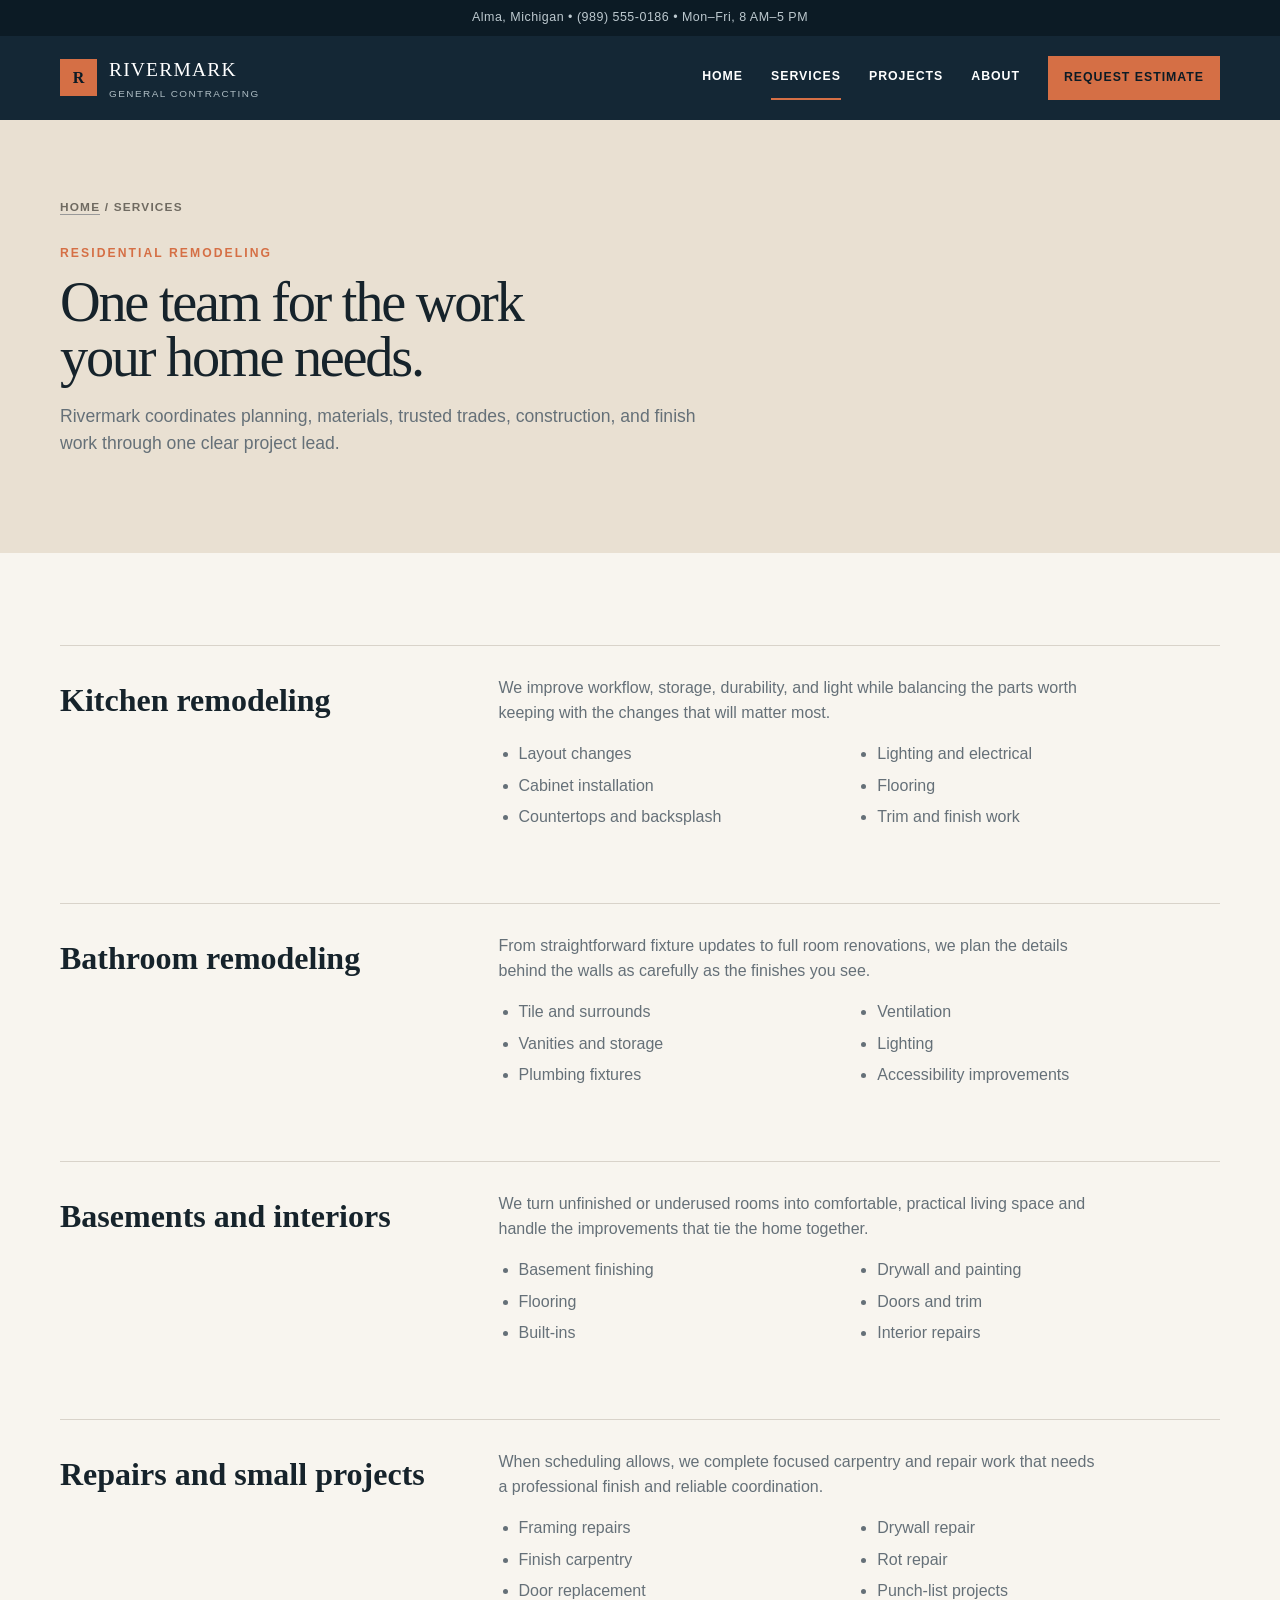
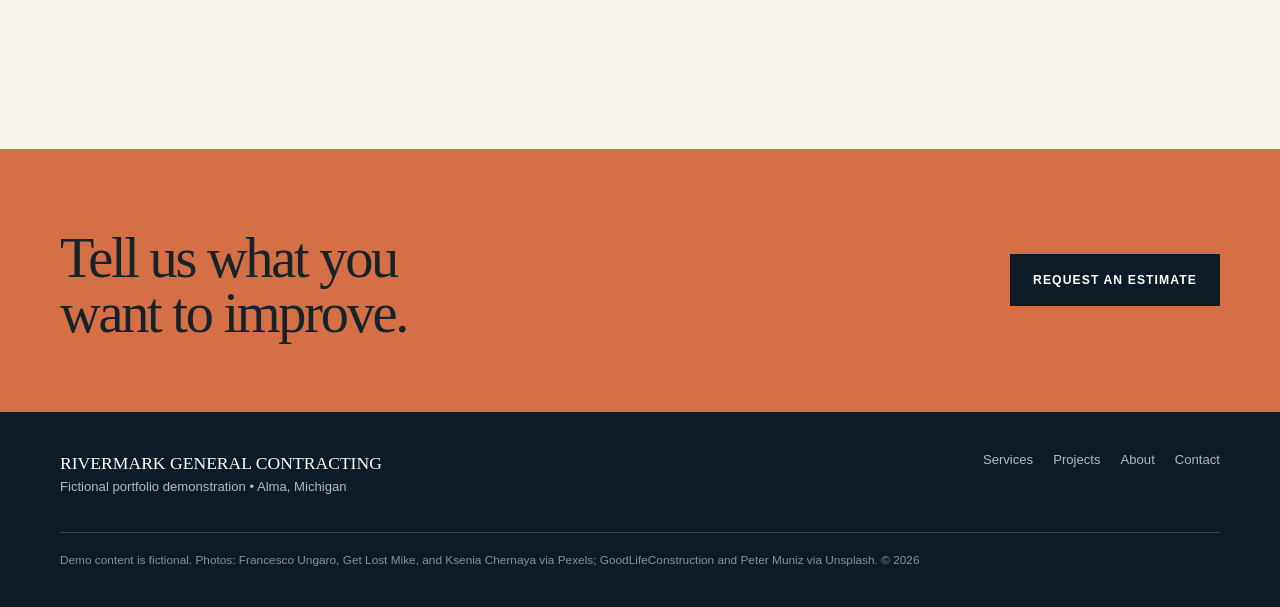
<file: rivermark/services.html>
<!doctype html><html lang="en"><head><meta charset="utf-8"><meta name="viewport" content="width=device-width,initial-scale=1"><meta name="description" content="Kitchen, bathroom, basement, and interior remodeling services from Rivermark General Contracting."><title>Services | Rivermark General Contracting</title><link rel="stylesheet" href="styles.css"><link rel="icon" type="image/svg+xml" href="data:image/svg+xml,%3Csvg xmlns='http://www.w3.org/2000/svg' viewBox='0 0 64 64'%3E%3Crect width='64' height='64' rx='8' fill='%23142735'/%3E%3Cpath d='M14 42L32 16l18 26H39L32 31l-7 11Z' fill='%23d56f45'/%3E%3C/svg%3E"></head><body><a class="skip" href="#main">Skip to content</a>
<header class="site-head"><div class="utility"><div class="wrap"><span>Alma, Michigan • (989) 555-0186 • Mon–Fri, 8 AM–5 PM</span></div></div><div class="wrap nav"><a class="brand" href="index.html"><span class="brand-mark">R</span><span class="brand-name">RIVERMARK<small>GENERAL CONTRACTING</small></span></a><nav class="nav-links" aria-label="Main navigation"><a href="index.html">Home</a><a class="active" href="services.html">Services</a><a href="projects.html">Projects</a><a href="about.html">About</a><a class="nav-cta" href="contact.html">Request Estimate</a></nav></div></header>
<main id="main"><section class="page-hero"><div class="wrap"><div class="breadcrumb"><a href="index.html">Home</a> / Services</div><div class="eyebrow" style="margin-top:28px">Residential remodeling</div><h1>One team for the work your home needs.</h1><p>Rivermark coordinates planning, materials, trusted trades, construction, and finish work through one clear project lead.</p></div></section>
<section><div class="wrap detail-list"><article class="detail" id="kitchens"><h2>Kitchen remodeling</h2><div><p>We improve workflow, storage, durability, and light while balancing the parts worth keeping with the changes that will matter most.</p><ul><li>Layout changes</li><li>Cabinet installation</li><li>Countertops and backsplash</li><li>Lighting and electrical</li><li>Flooring</li><li>Trim and finish work</li></ul></div></article><article class="detail" id="bathrooms"><h2>Bathroom remodeling</h2><div><p>From straightforward fixture updates to full room renovations, we plan the details behind the walls as carefully as the finishes you see.</p><ul><li>Tile and surrounds</li><li>Vanities and storage</li><li>Plumbing fixtures</li><li>Ventilation</li><li>Lighting</li><li>Accessibility improvements</li></ul></div></article><article class="detail" id="interiors"><h2>Basements and interiors</h2><div><p>We turn unfinished or underused rooms into comfortable, practical living space and handle the improvements that tie the home together.</p><ul><li>Basement finishing</li><li>Flooring</li><li>Built-ins</li><li>Drywall and painting</li><li>Doors and trim</li><li>Interior repairs</li></ul></div></article><article class="detail"><h2>Repairs and small projects</h2><div><p>When scheduling allows, we complete focused carpentry and repair work that needs a professional finish and reliable coordination.</p><ul><li>Framing repairs</li><li>Finish carpentry</li><li>Door replacement</li><li>Drywall repair</li><li>Rot repair</li><li>Punch-list projects</li></ul></div></article></div></section><section class="cta"><div class="wrap cta-row"><h2>Tell us what you want to improve.</h2><a class="btn" href="contact.html">Request an estimate</a></div></section></main>
<footer><div class="wrap footer-grid"><div><div class="footer-brand">RIVERMARK GENERAL CONTRACTING</div><div>Fictional portfolio demonstration • Alma, Michigan</div></div><nav class="footer-links" aria-label="Footer navigation"><a href="services.html">Services</a><a href="projects.html">Projects</a><a href="about.html">About</a><a href="contact.html">Contact</a></nav><div class="credits">Demo content is fictional. Photos: Francesco Ungaro, Get Lost Mike, and Ksenia Chernaya via Pexels; GoodLifeConstruction and Peter Muniz via Unsplash. © <span data-year></span></div></div></footer><script src="script.js"></script></body></html>
</file>
<file: styles.css>
:root {
  color-scheme: light;
  --ink: #111627;
  --paper: #f7f5ef;
  --white: #ffffff;
  --accent: #f5d547;
  --muted: #5e6472;
  --line: #d9d6cc;
}

* { box-sizing: border-box; }
html { scroll-behavior: smooth; }
body {
  margin: 0;
  background: var(--paper);
  color: var(--ink);
  font-family: Inter, ui-sans-serif, system-ui, -apple-system, BlinkMacSystemFont, "Segoe UI", sans-serif;
  font-size: 16px;
  line-height: 1.6;
}
a { color: inherit; }
img { display: block; width: 100%; }

.site-header,
main,
footer {
  width: min(1180px, calc(100% - 40px));
  margin-inline: auto;
}

.site-header {
  min-height: 82px;
  display: flex;
  align-items: center;
  justify-content: space-between;
  border-bottom: 1px solid var(--line);
}
.brand {
  display: inline-flex;
  align-items: center;
  gap: 12px;
  font-weight: 800;
  letter-spacing: -.02em;
  text-decoration: none;
}
.brand-mark {
  width: 34px;
  height: 34px;
  border-radius: 50%;
  object-fit: cover;
}
nav { display: flex; gap: 30px; }
nav a {
  color: var(--muted);
  font-size: .9rem;
  font-weight: 700;
  text-decoration: none;
}
nav a:hover { color: var(--ink); }

.hero {
  min-height: 640px;
  display: grid;
  grid-template-columns: minmax(0, 1.35fr) minmax(310px, .65fr);
  align-items: center;
  gap: 7vw;
  padding: 90px 0;
}
.eyebrow {
  margin: 0 0 18px;
  color: #70651d;
  font-size: .76rem;
  font-weight: 900;
  letter-spacing: .14em;
  text-transform: uppercase;
}
h1, h2, h3 { margin: 0; line-height: 1.05; letter-spacing: -.045em; }
h1 { max-width: 820px; font-size: clamp(3.2rem, 7vw, 6.5rem); }
h2 { font-size: clamp(2.2rem, 4.8vw, 4.3rem); }
h3 { font-size: 1.65rem; }
.hero-text {
  max-width: 650px;
  margin: 28px 0 0;
  color: var(--muted);
  font-size: clamp(1.1rem, 1.7vw, 1.35rem);
}
.hero-actions { display: flex; flex-wrap: wrap; gap: 12px; margin-top: 38px; }
.button {
  display: inline-flex;
  min-height: 50px;
  align-items: center;
  justify-content: center;
  padding: 0 22px;
  border: 2px solid var(--ink);
  border-radius: 999px;
  font-weight: 800;
  text-decoration: none;
}
.button-primary { background: var(--ink); color: var(--white); }
.button-primary:hover { background: #252d43; }
.button-secondary:hover { background: var(--white); }
.hero-panel {
  padding: 26px;
  border: 1px solid #2b334a;
  border-radius: 24px;
  background: var(--ink);
  box-shadow: 18px 18px 0 var(--accent);
  color: var(--white);
  transform: rotate(1.5deg);
}
.panel-label { color: #aeb5c4; font-size: .75rem; font-weight: 800; letter-spacing: .12em; text-transform: uppercase; }
.hero-panel ol { margin: 18px 0 0; padding: 0; list-style: none; }
.hero-panel li { display: grid; grid-template-columns: 50px 1fr; align-items: center; gap: 10px; padding: 18px 0; border-top: 1px solid #343d55; }
.hero-panel strong { color: var(--accent); font-size: 1.1rem; }

.work { padding: 95px 0 120px; border-top: 1px solid var(--line); }
.section-heading { display: grid; grid-template-columns: .65fr 1.6fr 1fr; gap: 40px; align-items: end; margin-bottom: 54px; }
.section-heading .eyebrow { align-self: start; }
.section-heading p:last-child { margin: 0; color: var(--muted); }
.project-grid { display: grid; grid-template-columns: repeat(12, 1fr); gap: 26px; }
.project-card { overflow: hidden; border: 1px solid var(--line); border-radius: 22px; background: var(--white); }
.project-card:nth-child(1) { grid-column: span 7; }
.project-card:nth-child(2) { grid-column: span 5; }
.project-card:nth-child(3) { grid-column: 3 / span 8; }
.project-image { display: block; overflow: hidden; aspect-ratio: 16 / 10; background: #dfe1da; }
.project-image img { height: 100%; object-fit: cover; transition: transform .45s ease; }
.project-card:hover .project-image img { transform: scale(1.035); }
.project-body { padding: 28px; }
.project-body > div { display: flex; justify-content: space-between; margin-bottom: 14px; color: var(--muted); font-size: .75rem; font-weight: 800; letter-spacing: .1em; text-transform: uppercase; }
.project-body p { color: var(--muted); }
.text-link { font-weight: 850; text-decoration-thickness: 2px; text-underline-offset: 5px; }

.offer { display: grid; grid-template-columns: 1.2fr .8fr; gap: 8vw; align-items: center; padding: 110px 7vw; border-radius: 30px; background: var(--accent); }
.offer-copy p:last-child { max-width: 600px; margin-top: 24px; font-size: 1.15rem; }
.price-card { padding: 34px; border-radius: 22px; background: var(--white); box-shadow: 12px 12px 0 var(--ink); }
.price { font-size: 4.3rem; font-weight: 900; line-height: 1; letter-spacing: -.08em; }
.price span { font-size: 1.7rem; vertical-align: top; }
.price-note { margin: 9px 0 22px; color: var(--muted); }
.price-card ul { margin: 0; padding: 18px 0; border-block: 1px solid var(--line); list-style: none; }
.price-card li { position: relative; padding: 5px 0 5px 25px; }
.price-card li::before { position: absolute; left: 0; content: "✓"; font-weight: 900; }
.timeline { margin: 18px 0 0; font-weight: 800; }

.contact { max-width: 920px; margin: 0 auto; padding: 140px 0; text-align: center; }
.contact p:not(.eyebrow) { color: var(--muted); font-size: 1.2rem; }
.button-contact { margin-top: 18px; background: var(--ink); color: var(--white); }
.button-contact:hover { background: #252d43; }
.contact-email { display: block; width: fit-content; margin: 16px auto 0; color: var(--muted); font-weight: 750; text-underline-offset: 4px; }

footer { display: flex; justify-content: space-between; padding: 26px 0 40px; border-top: 1px solid var(--line); color: var(--muted); font-size: .9rem; }
footer a { font-weight: 750; }

@media (max-width: 840px) {
  .hero { min-height: auto; grid-template-columns: 1fr; padding: 70px 0 100px; }
  .hero-panel { max-width: 520px; }
  .section-heading { grid-template-columns: 1fr; gap: 18px; }
  .project-card:nth-child(n) { grid-column: span 12; }
  .offer { grid-template-columns: 1fr; padding: 70px 30px; }
}

@media (max-width: 560px) {
  .site-header, main, footer { width: min(100% - 28px, 1180px); }
  .site-header { min-height: 70px; }
  nav { gap: 14px; }
  nav a:nth-child(2) { display: none; }
  h1 { font-size: clamp(2.9rem, 15vw, 4.5rem); }
  .hero { gap: 55px; padding-top: 56px; }
  .hero-panel { box-shadow: 9px 9px 0 var(--accent); }
  .work { padding-block: 80px; }
  .project-body { padding: 22px; }
  .offer { margin-inline: -2px; padding: 58px 20px; border-radius: 20px; }
  .price-card { padding: 26px 22px; box-shadow: 7px 7px 0 var(--ink); }
  .contact { padding-block: 100px; }
}

@media (prefers-reduced-motion: reduce) {
  html { scroll-behavior: auto; }
  .project-image img { transition: none; }
}
</file>
<file: rivermark/styles.css>
:root{--navy:#142735;--navy2:#0c1b25;--clay:#d56f45;--sand:#e9e0d2;--paper:#f8f5ef;--ink:#16232b;--muted:#657078;--line:#d9d3ca;--white:#fff}
*{box-sizing:border-box}html{scroll-behavior:smooth}body{margin:0;background:var(--paper);color:var(--ink);font-family:Arial,Helvetica,sans-serif;line-height:1.55}h1,h2,h3{overflow-wrap:break-word;text-wrap:balance}p{max-width:68ch;text-wrap:pretty}a{color:inherit}.wrap{width:min(1160px,calc(100% - 42px));margin:auto}.skip{position:absolute;left:-9999px}.skip:focus{left:12px;top:12px;background:#fff;padding:10px;z-index:20}
.site-head{background:var(--navy);color:#fff}.utility{background:var(--navy2);color:#bdc9cf;font-size:.78rem}.utility .wrap{min-height:36px;display:flex;justify-content:center;align-items:center;gap:20px;text-align:center;letter-spacing:.04em}.nav{height:84px;display:flex;align-items:center;justify-content:space-between;gap:30px}.brand{text-decoration:none;display:flex;align-items:center;gap:12px}.brand-mark{width:37px;height:37px;background:var(--clay);display:grid;place-items:center;font-family:Georgia,serif;font-weight:bold;color:var(--navy2)}.brand-name{font-family:Georgia,serif;font-size:1.22rem;letter-spacing:.06em}.brand-name small{display:block;font-family:Arial,sans-serif;font-size:.62rem;letter-spacing:.15em;color:#aebdc4;margin-top:1px}.nav-links{display:flex;align-items:center;gap:28px}.nav-links a{text-decoration:none;text-transform:uppercase;letter-spacing:.08em;font-size:.77rem;font-weight:800;padding:11px 0;border-bottom:2px solid transparent}.nav-links a:hover,.nav-links a.active{border-color:var(--clay)}.nav-links .nav-cta{padding:12px 16px;background:var(--clay);color:var(--navy2);border:0}
.hero{color:#fff;min-height:680px;display:flex;align-items:center;background:linear-gradient(90deg,rgba(10,27,37,.96),rgba(10,27,37,.78) 48%,rgba(10,27,37,.2)),url('images/hero.jpg') center/cover}.hero-copy{padding:90px 0;max-width:730px}.eyebrow{font-weight:900;letter-spacing:.17em;text-transform:uppercase;font-size:.76rem;color:var(--clay)}h1,h2,h3{font-family:Georgia,serif}.hero h1{max-width:12.5ch;font-size:clamp(3.7rem,7vw,6.8rem);line-height:.92;letter-spacing:-.05em;font-weight:500;margin:18px 0 26px}.hero p{font-size:1.16rem;color:#dae2e5;max-width:620px}.actions{display:flex;flex-wrap:wrap;gap:12px;margin-top:32px}.btn{min-height:52px;padding:0 23px;display:inline-flex;align-items:center;justify-content:center;text-decoration:none;border:0;cursor:pointer;text-transform:uppercase;font-size:.76rem;letter-spacing:.09em;font-weight:900}.btn-primary{background:var(--clay);color:var(--navy2)}.btn-light{color:#fff;border:1px solid rgba(255,255,255,.55)}.assurances{display:flex;gap:28px;flex-wrap:wrap;margin-top:52px;color:#c9d4d9;font-size:.87rem}.assurances span:before{content:'—';color:var(--clay);margin-right:8px}
section{padding:92px 0}.section-head{display:grid;grid-template-columns:1fr 1fr;gap:60px;align-items:end;margin-bottom:48px}.section-head h2,.page-hero h1,.split h2,.cta h2{font-size:clamp(2.45rem,4.4vw,4.3rem);line-height:.98;letter-spacing:-.04em;font-weight:500;margin:12px 0 0}.section-head h2{max-width:15ch}.page-hero h1{max-width:18ch}.split h2{max-width:13ch}.section-head p,.lead{font-size:1.08rem;color:var(--muted);margin:0;max-width:620px}
.services-grid{display:grid;grid-template-columns:repeat(3,1fr);gap:16px}.service-card{background:#fff;padding:31px;border-top:5px solid var(--navy);min-height:290px;box-shadow:0 10px 25px rgba(20,39,53,.05)}.service-card .num{font-size:.76rem;letter-spacing:.12em;color:#82909a;font-weight:900}.service-card h3{font-size:1.65rem;margin:36px 0 12px}.service-card p{color:var(--muted)}.text-link{display:inline-block;margin-top:18px;text-decoration:none;font-weight:900;border-bottom:2px solid var(--clay)}
.band{background:var(--sand)}.process{display:grid;grid-template-columns:repeat(4,1fr);border-top:2px solid var(--navy)}.process-step{padding:25px 24px 18px 0;border-right:1px solid #bfb6a8}.process-step:not(:first-child){padding-left:24px}.process-step:last-child{border-right:0}.process-step strong{color:var(--clay);font-size:.76rem}.process-step h3{font-size:1.25rem;margin:14px 0 8px}.process-step p{font-size:.9rem;color:var(--muted)}
.feature-project{background:var(--navy);color:#fff}.feature-grid{display:grid;grid-template-columns:1.22fr .78fr;min-height:500px}.feature-image{min-height:500px;background:url('images/kitchen.jpg') center/cover}.feature-copy{padding:58px;align-self:center}.feature-copy h2{max-width:12ch;font-size:clamp(2.4rem,4vw,4rem);line-height:1;letter-spacing:-.04em;font-weight:500}.feature-copy p{color:#c4d0d5}.project-meta{display:grid;grid-template-columns:1fr 1fr;gap:18px;margin:30px 0}.project-meta div{border-top:1px solid #526571;padding-top:12px}.project-meta small{display:block;color:#91a2ac;text-transform:uppercase;letter-spacing:.09em;font-weight:800}.project-meta strong{font-size:.95rem}
.cta{background:var(--clay);padding:70px 0}.cta-row{display:flex;justify-content:space-between;gap:45px;align-items:center}.cta h2{max-width:18ch}.cta .btn{background:var(--navy2);color:#fff;white-space:nowrap}
.page-hero{background:var(--sand);padding:78px 0}.page-hero p{font-size:1.1rem;max-width:660px;color:var(--muted)}.breadcrumb{font-size:.74rem;text-transform:uppercase;letter-spacing:.1em;font-weight:900;color:#6f6a61}.breadcrumb a{text-decoration:none;border-bottom:1px solid #999}
.detail-list{display:grid;gap:20px}.detail{display:grid;grid-template-columns:.7fr 1.3fr;gap:50px;padding:30px 0;border-top:1px solid var(--line)}.detail h2{font-size:2rem;margin:0}.detail p{margin:0;color:var(--muted)}.detail ul{padding-left:20px;color:var(--muted);columns:2}.detail li{margin-bottom:7px}
.project-grid{display:grid;grid-template-columns:1fr 1fr;gap:18px}.project-card{background:#fff}.project-card img{width:100%;height:390px;object-fit:cover;display:block}.project-info{padding:25px}.project-info h2{font-size:1.65rem;margin:0 0 8px}.project-info p{color:var(--muted);margin:0}.tag{display:inline-block;margin-bottom:12px;color:var(--clay);font-size:.72rem;text-transform:uppercase;letter-spacing:.1em;font-weight:900}
.split{display:grid;grid-template-columns:1fr 1fr;gap:78px;align-items:center}.split h2{margin-bottom:25px}.split p{color:var(--muted);font-size:1.06rem}.craft-image{min-height:550px;background:url('images/craft.jpg') center/cover}.principles{display:grid;grid-template-columns:1fr 1fr;margin-top:35px;border-top:1px solid var(--line)}.principle{padding:18px 18px 18px 0;border-bottom:1px solid var(--line)}.principle:nth-child(even){padding-left:18px;border-left:1px solid var(--line)}.principle strong{display:block}.principle span{font-size:.87rem;color:var(--muted)}
.area{background:var(--navy);color:#fff}.area-grid{display:grid;grid-template-columns:.8fr 1.2fr;gap:70px}.area h2{font-size:3.6rem;line-height:1;margin:0}.area p{color:#c5d0d5}.area-list{display:grid;grid-template-columns:repeat(2,1fr);gap:10px}.area-list span{padding:15px;border:1px solid #49606e}
.contact-grid{display:grid;grid-template-columns:.72fr 1.28fr;gap:70px}.contact-copy h2{max-width:12ch;font-size:clamp(2.6rem,4vw,3.2rem);line-height:1;margin:12px 0 22px}.contact-list{display:grid;gap:17px;margin-top:32px}.contact-list div{border-top:1px solid var(--line);padding-top:13px}.contact-list small{display:block;text-transform:uppercase;letter-spacing:.1em;font-size:.7rem;font-weight:900;color:var(--muted)}.estimate-form{background:#fff;padding:38px;display:grid;grid-template-columns:1fr 1fr;gap:17px;box-shadow:0 12px 30px rgba(20,39,53,.06)}.field{display:grid;gap:6px}.field.full{grid-column:1/-1}.field label{font-size:.73rem;font-weight:900;text-transform:uppercase;letter-spacing:.08em}.field input,.field select,.field textarea{width:100%;padding:13px;border:1px solid var(--line);background:#fff;font:inherit}.field textarea{min-height:125px;resize:vertical}.estimate-form .btn{grid-column:1/-1;background:var(--navy);color:#fff}.form-status{display:none;grid-column:1/-1;padding:13px;background:#e8eee4;color:#254227;font-weight:700;margin:0}.form-status.show{display:block}.demo-note{font-size:.78rem;color:var(--muted);margin-top:20px}
footer{background:var(--navy2);color:#aebbc2;padding:38px 0;font-size:.82rem}.footer-grid{display:grid;grid-template-columns:1fr auto;gap:35px}.footer-brand{color:#fff;font-family:Georgia,serif;font-size:1.1rem}.footer-links{display:flex;gap:20px;flex-wrap:wrap}.footer-links a{text-decoration:none}.credits{grid-column:1/-1;border-top:1px solid #344550;padding-top:18px;font-size:.74rem;color:#84949d}
@media(max-width:800px){.wrap{width:min(100% - 28px,1160px)}.utility .wrap span:last-child{display:inline}.nav{height:72px}.brand-name{font-size:.98rem}.nav-links a:not(.nav-cta){display:none}.hero{min-height:650px;background-position:58% center}.hero-copy{padding:70px 0}.hero h1{max-width:10ch;font-size:3.75rem}.assurances{gap:12px;flex-direction:column}section{padding:68px 0}.section-head,.split,.area-grid,.contact-grid,.detail{grid-template-columns:1fr;gap:28px}.section-head h2,.page-hero h1,.split h2,.contact-copy h2{max-width:100%}.services-grid,.process,.project-grid{grid-template-columns:1fr}.process-step{border-right:0;border-bottom:1px solid #bfb6a8;padding:22px 0!important}.feature-grid{grid-template-columns:1fr}.feature-image{min-height:340px}.feature-copy{padding:35px 25px}.cta-row{align-items:flex-start;flex-direction:column}.detail ul{columns:1}.project-card img{height:300px}.craft-image{min-height:390px}.principles{grid-template-columns:1fr}.principle:nth-child(even){padding-left:0;border-left:0}.area h2{font-size:2.8rem}.estimate-form{grid-template-columns:1fr;padding:25px}.field.full,.estimate-form .btn,.form-status{grid-column:1}.footer-grid{grid-template-columns:1fr}.credits{grid-column:1}}
</file>
